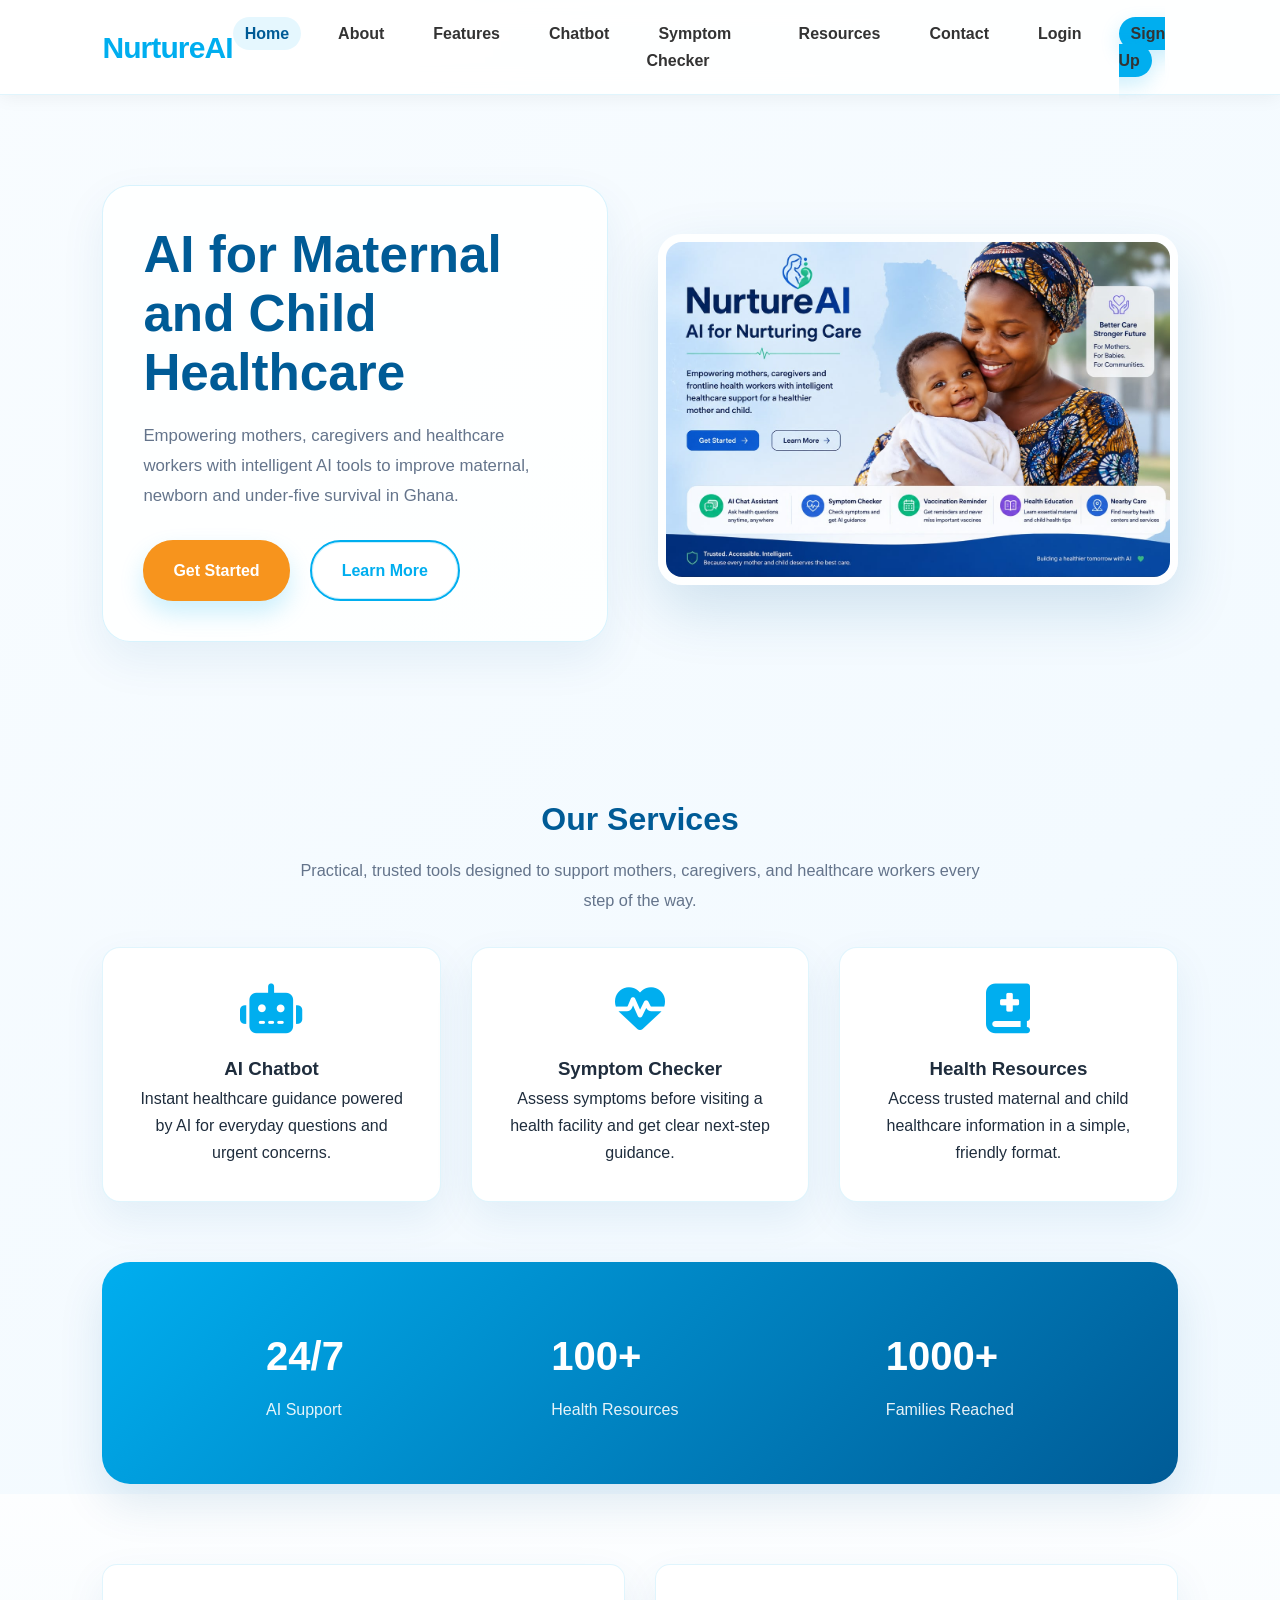
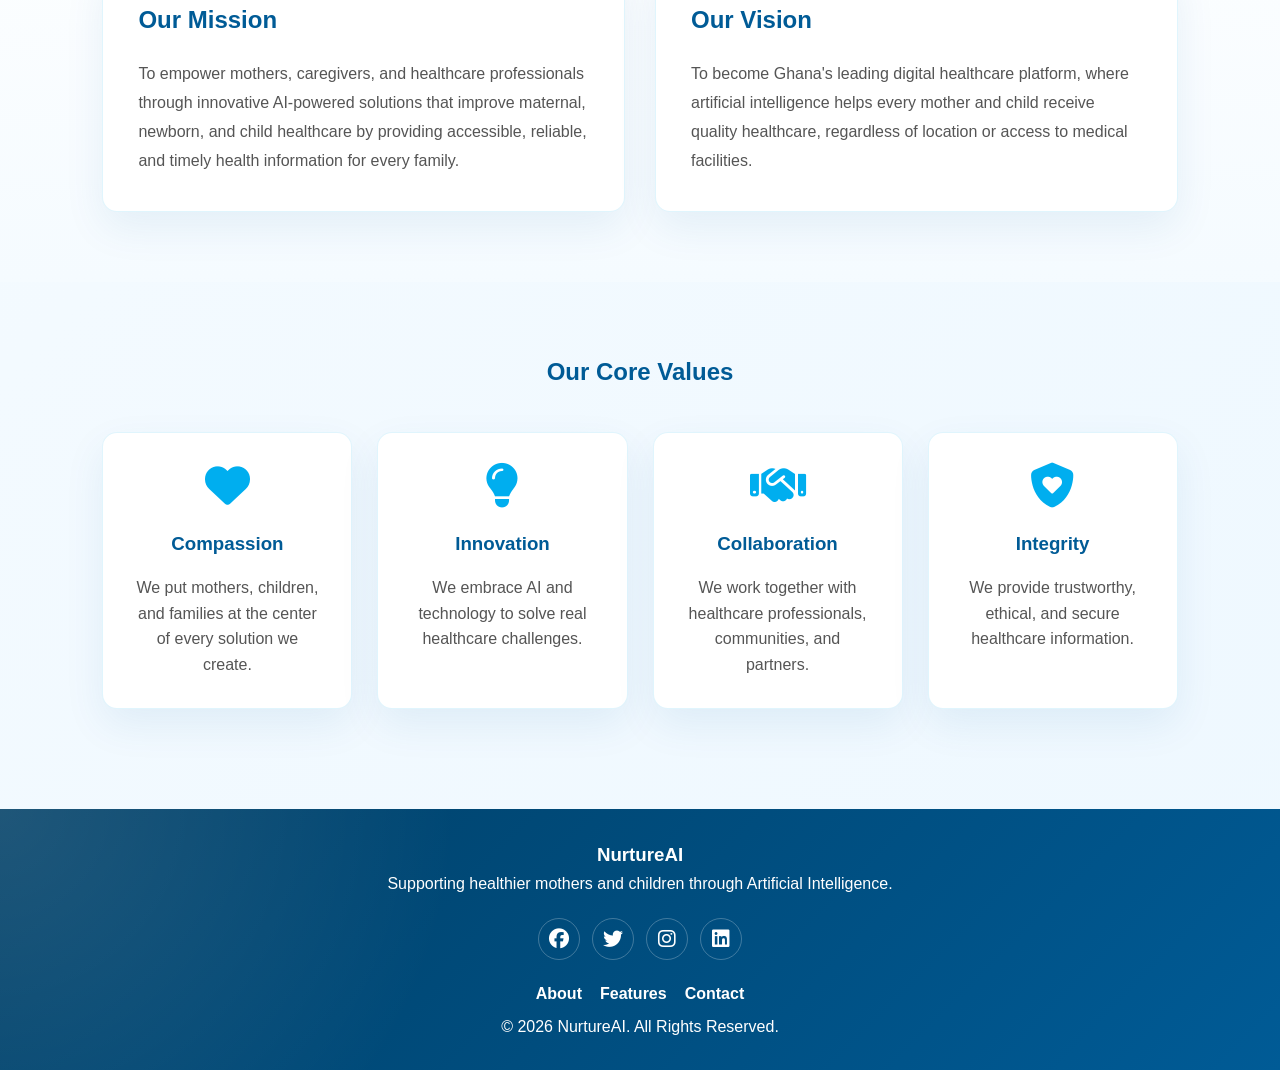
<file: index.html>
<!DOCTYPE html>
<html lang="en">

<head>
    <meta charset="UTF-8">
    <meta name="viewport" content="width=device-width, initial-scale=1.0">
    <title>NurtureAI | Home</title>

    <link rel="stylesheet" href="src/style.css">

    <link rel="stylesheet" href="https://cdnjs.cloudflare.com/ajax/libs/font-awesome/6.5.2/css/all.min.css">
</head>

<body>

    <header>
        <nav class="navbar">
            <div class="logo">NurtureAI</div>

            <button class="menu-toggle" aria-label="Toggle navigation">
                <span></span>
                <span></span>
                <span></span>
            </button>

            <ul class="nav-links">
                <li><a href="index.html" class="active">Home</a></li>
                <li><a href="pages/about.html">About</a></li>
                <li><a href="pages/features.html">Features</a></li>
                <li><a href="pages/chatbot.html">Chatbot</a></li>
                <li><a href="pages/symptom-checker.html">Symptom Checker</a></li>
                <li><a href="pages/resources.html">Resources</a></li>
                <li><a href="pages/contact.html">Contact</a></li>
                <li><a href="pages/login.html">Login</a></li>
                <li><a href="pages/signup.html" class="signup-btn">Sign Up</a></li>
            </ul>
        </nav>
    </header>

    <section class="hero">

        <div class="hero-text">

            <h1>AI for Maternal and Child Healthcare</h1>

            <p>
                Empowering mothers, caregivers and healthcare workers with intelligent
                AI tools to improve maternal, newborn and under-five survival in Ghana.
            </p>

            <div class="buttons">
                <a href="pages/signup.html" class="btn">Get Started</a>

                <a href="pages/about.html" class="btn-outline">Learn More</a>
            </div>

        </div>

        <div class="hero-image">
            <img src="images/WhatsApp Image 2026-07-20 at 6.28.37 AM.jpeg" alt="Mother and Baby">
        </div>

    </section>

    <section class="features">

        <h2>Our Services</h2>
        <p class="section-intro">Practical, trusted tools designed to support mothers, caregivers, and healthcare
            workers every step of the way.</p>

        <div class="feature-grid">

            <div class="card">
                <i class="fas fa-robot"></i>
                <h3>AI Chatbot</h3>
                <p>Instant healthcare guidance powered by AI for everyday questions and urgent concerns.</p>
            </div>

            <div class="card">
                <i class="fas fa-heartbeat"></i>
                <h3>Symptom Checker</h3>
                <p>Assess symptoms before visiting a health facility and get clear next-step guidance.</p>
            </div>

            <div class="card">
                <i class="fas fa-book-medical"></i>
                <h3>Health Resources</h3>
                <p>Access trusted maternal and child healthcare information in a simple, friendly format.</p>
            </div>

        </div>

    </section>

    <section class="statistics">

        <div class="stat">
            <h2>24/7</h2>
            <p>AI Support</p>
        </div>

        <div class="stat">
            <h2>100+</h2>
            <p>Health Resources</p>
        </div>

        <div class="stat">
            <h2>1000+</h2>
            <p>Families Reached</p>
        </div>

    </section>

    <!-- Mission, Vision & Core Values -->

    <section class="about-section">

        <div class="about-card">
            <h2>Our Mission</h2>
            <p>
                To empower mothers, caregivers, and healthcare professionals through
                innovative AI-powered solutions that improve maternal, newborn, and
                child healthcare by providing accessible, reliable, and timely health
                information for every family.
            </p>
        </div>

        <div class="about-card">
            <h2>Our Vision</h2>
            <p>
                To become Ghana's leading digital healthcare platform, where artificial
                intelligence helps every mother and child receive quality healthcare,
                regardless of location or access to medical facilities.
            </p>
        </div>

    </section>

    <section class="values">

        <h2>Our Core Values</h2>

        <div class="value-container">

            <div class="value-card">
                <i class="fas fa-heart"></i>
                <h3>Compassion</h3>
                <p>We put mothers, children, and families at the center of every solution we create.</p>
            </div>

            <div class="value-card">
                <i class="fas fa-lightbulb"></i>
                <h3>Innovation</h3>
                <p>We embrace AI and technology to solve real healthcare challenges.</p>
            </div>

            <div class="value-card">
                <i class="fas fa-handshake"></i>
                <h3>Collaboration</h3>
                <p>We work together with healthcare professionals, communities, and partners.</p>
            </div>

            <div class="value-card">
                <i class="fas fa-shield-heart"></i>
                <h3>Integrity</h3>
                <p>We provide trustworthy, ethical, and secure healthcare information.</p>
            </div>

        </div>

    </section>

    <footer>

        <h3>NurtureAI</h3>

        <p>Supporting healthier mothers and children through Artificial Intelligence.</p>

        <div class="socials">
            <a href="https://www.facebook.com/nurtureai" target="_blank" rel="noopener noreferrer" aria-label="Visit NurtureAI on Facebook"><i class="fab fa-facebook"></i></a>
            <a href="https://x.com/nurtureai" target="_blank" rel="noopener noreferrer" aria-label="Visit NurtureAI on X"><i class="fab fa-twitter"></i></a>
            <a href="https://www.instagram.com/nurtureai" target="_blank" rel="noopener noreferrer" aria-label="Visit NurtureAI on Instagram"><i class="fab fa-instagram"></i></a>
            <a href="https://www.linkedin.com/company/nurtureai" target="_blank" rel="noopener noreferrer" aria-label="Visit NurtureAI on LinkedIn"><i class="fab fa-linkedin"></i></a>
        </div>

        <div class="footer-links">
            <a href="pages/about.html">About</a>
            <a href="pages/features.html">Features</a>
            <a href="pages/contact.html">Contact</a>
        </div>

        <p>&copy; 2026 NurtureAI. All Rights Reserved.</p>

    </footer>

</body>

</html>
</file>
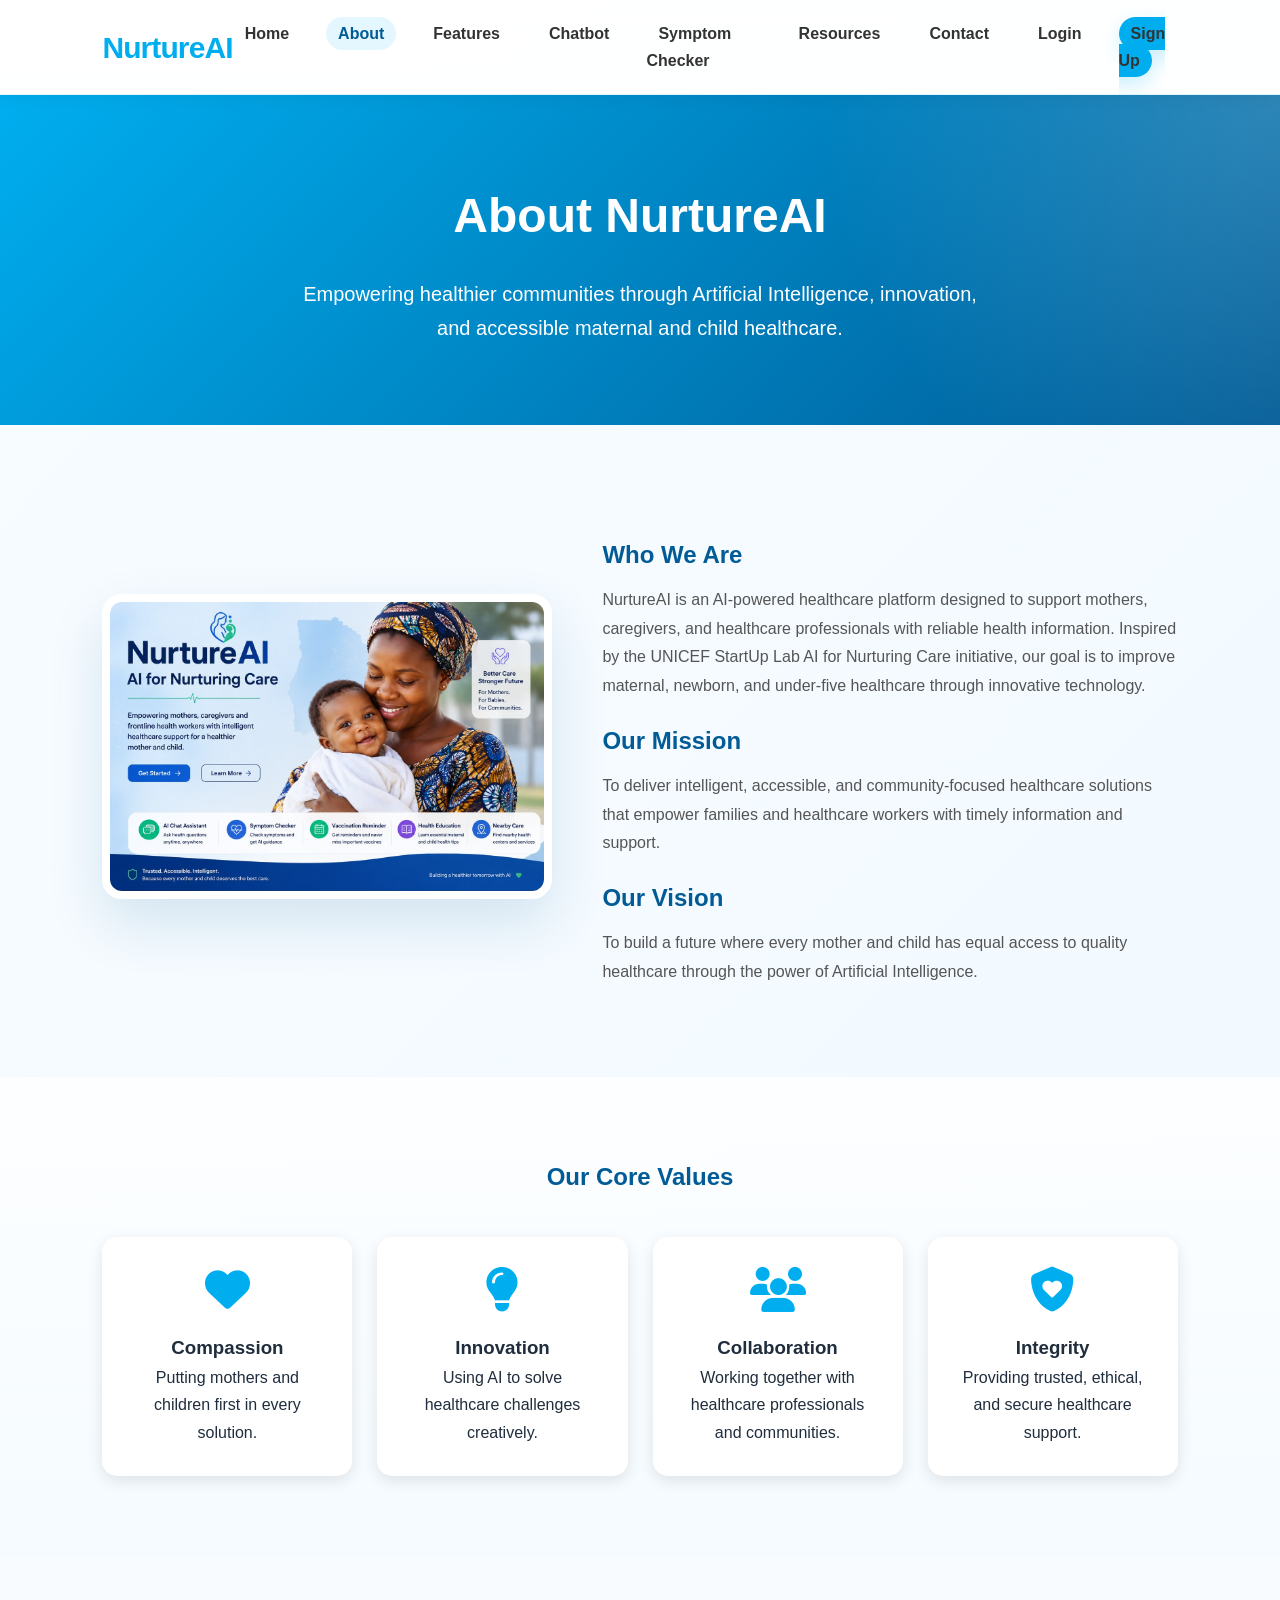
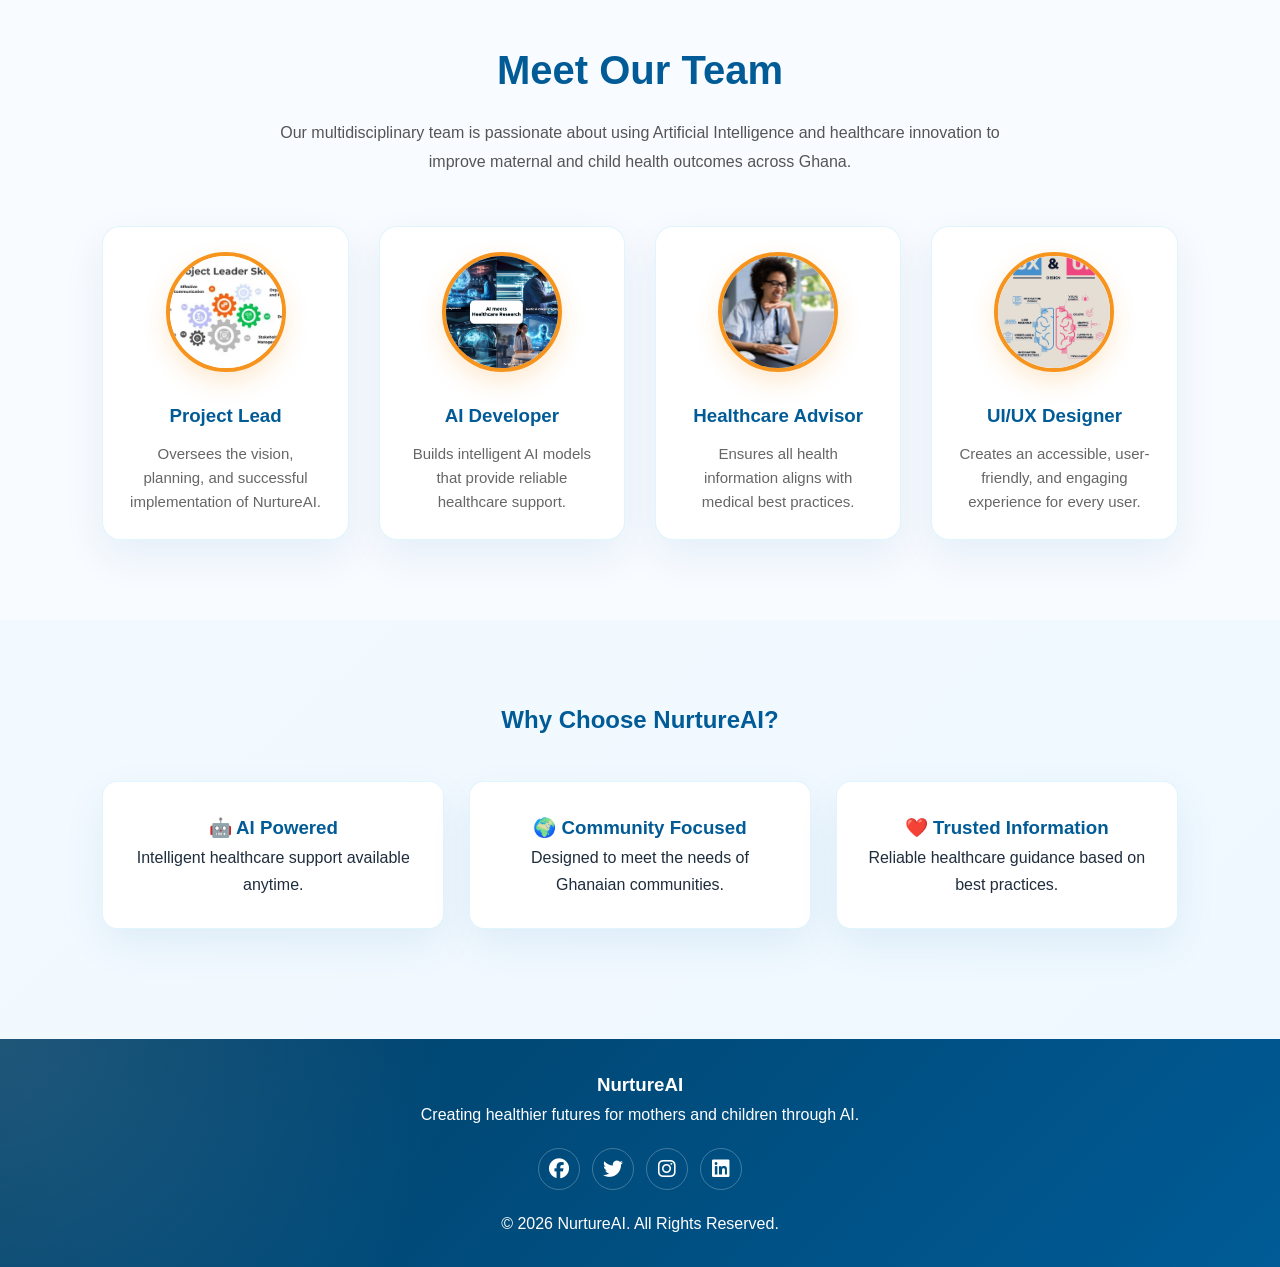
<file: pages/about.html>
<!DOCTYPE html>
<html lang="en">

<head>
    <meta charset="UTF-8">
    <meta name="viewport" content="width=device-width, initial-scale=1.0">
    <title>About Us | NurtureAI</title>

    <link rel="stylesheet" href="../src/style.css">

    <link rel="stylesheet" href="https://cdnjs.cloudflare.com/ajax/libs/font-awesome/6.5.2/css/all.min.css">
</head>

<body>

    <header>
        <nav class="navbar">
            <div class="logo">NurtureAI</div>

            <ul class="nav-links">
                <li><a href="../index.html">Home</a></li>
                <li><a href="about.html" class="active">About</a></li>
                <li><a href="features.html">Features</a></li>
                <li><a href="chatbot.html">Chatbot</a></li>
                <li><a href="symptom-checker.html">Symptom Checker</a></li>
                <li><a href="resources.html">Resources</a></li>
                <li><a href="contact.html">Contact</a></li>
                <li><a href="login.html">Login</a></li>
                <li><a href="signup.html" class="signup-btn">Sign Up</a></li>
            </ul>
        </nav>
    </header>

    <section class="page-hero">
        <h1>About NurtureAI</h1>
        <p>
            Empowering healthier communities through Artificial Intelligence,
            innovation, and accessible maternal and child healthcare.
        </p>
    </section>

    <section class="about-content">

        <div class="about-image">
            <img src="../images/WhatsApp Image 2026-07-20 at 6.28.37 AM.jpeg" alt="Mother and Child">
        </div>

        <div class="about-text">

            <h2>Who We Are</h2>

            <p>
                NurtureAI is an AI-powered healthcare platform designed to support
                mothers, caregivers, and healthcare professionals with reliable
                health information. Inspired by the UNICEF StartUp Lab AI for
                Nurturing Care initiative, our goal is to improve maternal,
                newborn, and under-five healthcare through innovative technology.
            </p>

            <h2>Our Mission</h2>

            <p>
                To deliver intelligent, accessible, and community-focused healthcare
                solutions that empower families and healthcare workers with timely
                information and support.
            </p>

            <h2>Our Vision</h2>

            <p>
                To build a future where every mother and child has equal access to
                quality healthcare through the power of Artificial Intelligence.
            </p>

        </div>

    </section>

    <section class="core-values">

        <h2>Our Core Values</h2>

        <div class="value-grid">

            <div class="value-box">
                <i class="fas fa-heart"></i>
                <h3>Compassion</h3>
                <p>Putting mothers and children first in every solution.</p>
            </div>

            <div class="value-box">
                <i class="fas fa-lightbulb"></i>
                <h3>Innovation</h3>
                <p>Using AI to solve healthcare challenges creatively.</p>
            </div>

            <div class="value-box">
                <i class="fas fa-users"></i>
                <h3>Collaboration</h3>
                <p>Working together with healthcare professionals and communities.</p>
            </div>

            <div class="value-box">
                <i class="fas fa-shield-heart"></i>
                <h3>Integrity</h3>
                <p>Providing trusted, ethical, and secure healthcare support.</p>
            </div>

        </div>

    </section>


    <!-- Meet Our Team -->

    <section class="team">

        <h2>Meet Our Team</h2>

        <p class="team-intro">
            Our multidisciplinary team is passionate about using Artificial
            Intelligence and healthcare innovation to improve maternal and child
            health outcomes across Ghana.
        </p>

        <div class="team-grid">

            <div class="team-card">
                <img src="../images/OIP.webp" alt="Project Lead">
                <h3>Project Lead</h3>
                <p>Oversees the vision, planning, and successful implementation of NurtureAI.</p>
            </div>

            <div class="team-card">
                <img src="../images/ai-meets-healthcare-research-1024x614.webp" alt="AI Developer">
                <h3>AI Developer</h3>
                <p>Builds intelligent AI models that provide reliable healthcare support.</p>
            </div>

            <div class="team-card">
                <img src="../images/1732037046231.png" alt="Healthcare Advisor">
                <h3>Healthcare Advisor</h3>
                <p>Ensures all health information aligns with medical best practices.</p>
            </div>

            <div class="team-card">
                <img src="../images/648f0022a95aac609621a626_xeN7iEhTSRufD9XyGD7Q.png" alt="UI/UX Designer">
                <h3>UI/UX Designer</h3>
                <p>Creates an accessible, user-friendly, and engaging experience for every user.</p>
            </div>

        </div>

    </section>

    <section class="why-us">

        <h2>Why Choose NurtureAI?</h2>

        <div class="why-grid">

            <div class="why-card">
                <h3>🤖 AI Powered</h3>
                <p>Intelligent healthcare support available anytime.</p>
            </div>

            <div class="why-card">
                <h3>🌍 Community Focused</h3>
                <p>Designed to meet the needs of Ghanaian communities.</p>
            </div>

            <div class="why-card">
                <h3>❤️ Trusted Information</h3>
                <p>Reliable healthcare guidance based on best practices.</p>
            </div>

        </div>

    </section>

    <footer>

        <h3>NurtureAI</h3>

        <p>
            Creating healthier futures for mothers and children through AI.
        </p>

        <div class="socials">
            <a href="https://www.facebook.com/nurtureai" target="_blank" rel="noopener noreferrer"
                aria-label="Visit NurtureAI on Facebook"><i class="fab fa-facebook"></i></a>
            <a href="https://x.com/nurtureai" target="_blank" rel="noopener noreferrer"
                aria-label="Visit NurtureAI on X"><i class="fab fa-twitter"></i></a>
            <a href="https://www.instagram.com/nurtureai" target="_blank" rel="noopener noreferrer"
                aria-label="Visit NurtureAI on Instagram"><i class="fab fa-instagram"></i></a>
            <a href="https://www.linkedin.com/company/nurtureai" target="_blank" rel="noopener noreferrer"
                aria-label="Visit NurtureAI on LinkedIn"><i class="fab fa-linkedin"></i></a>
        </div>

        <p>&copy; 2026 NurtureAI. All Rights Reserved.</p>

    </footer>

</body>

</html>
</file>
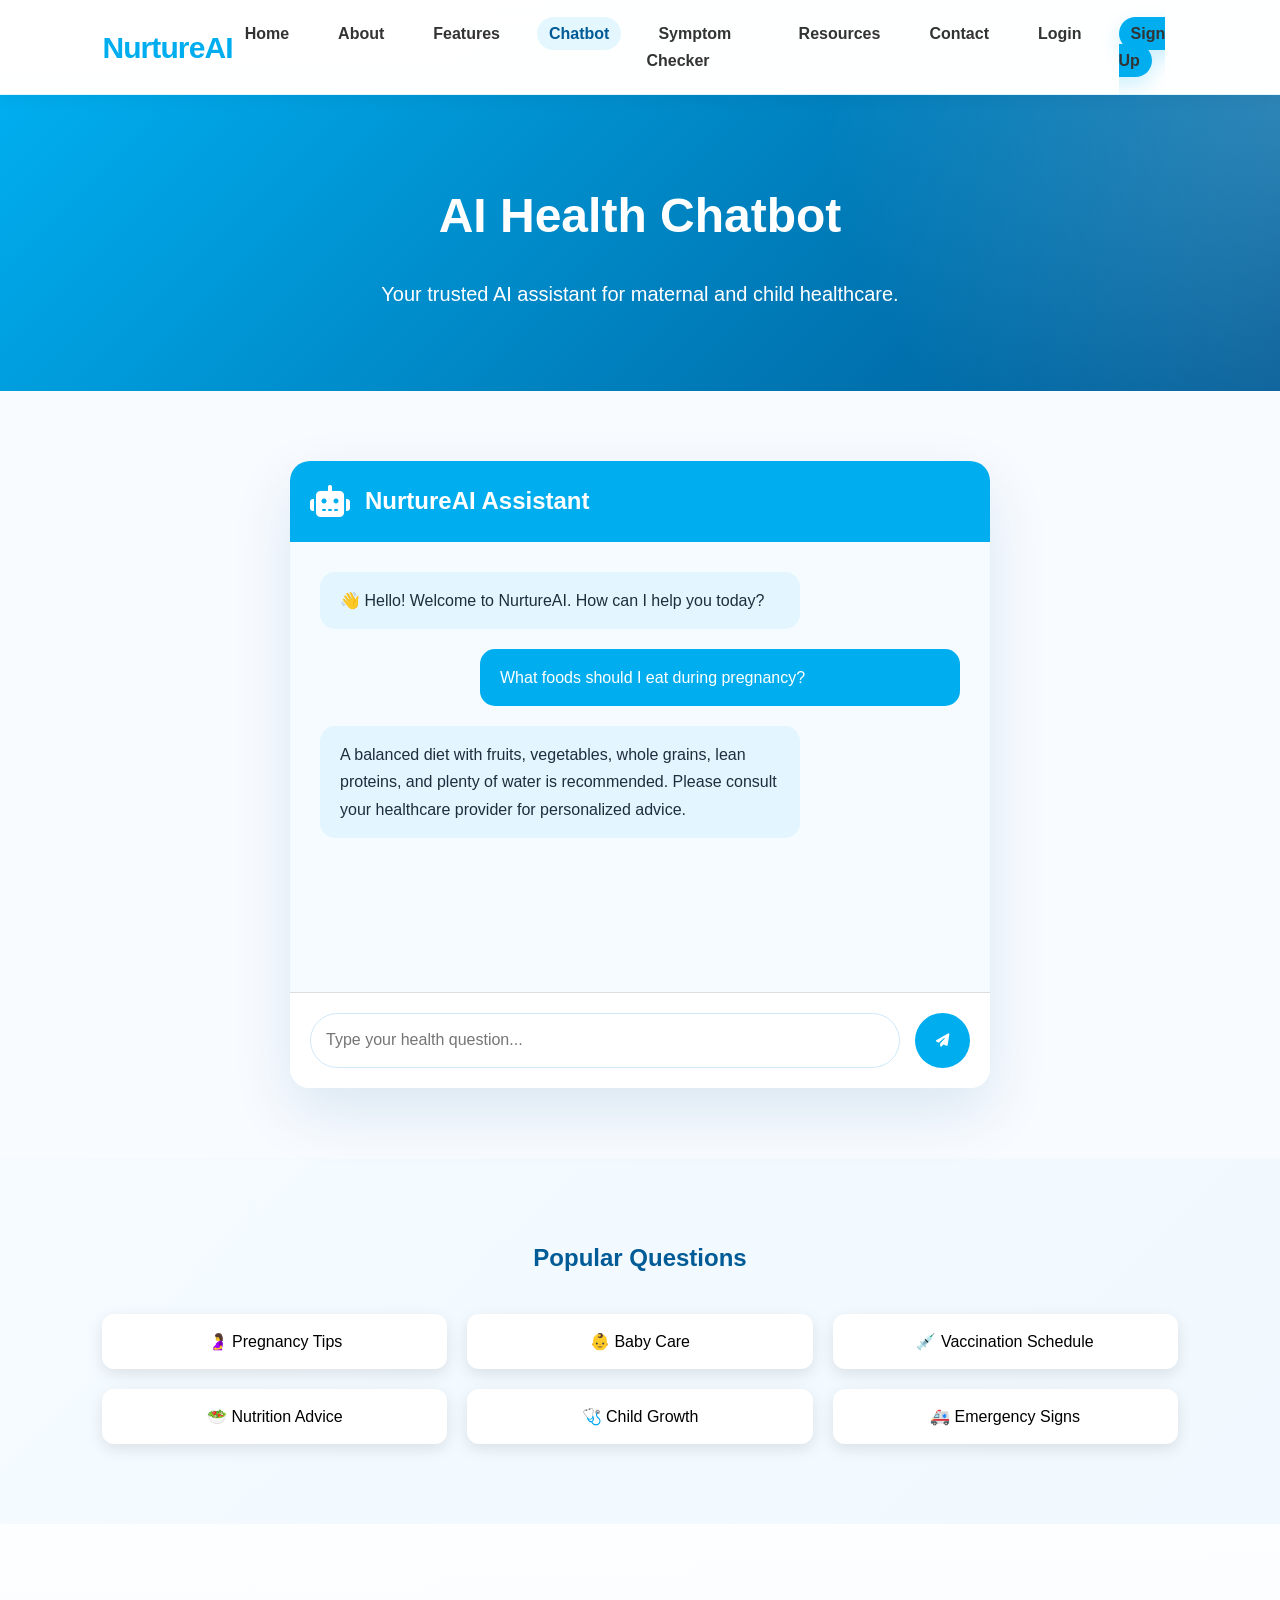
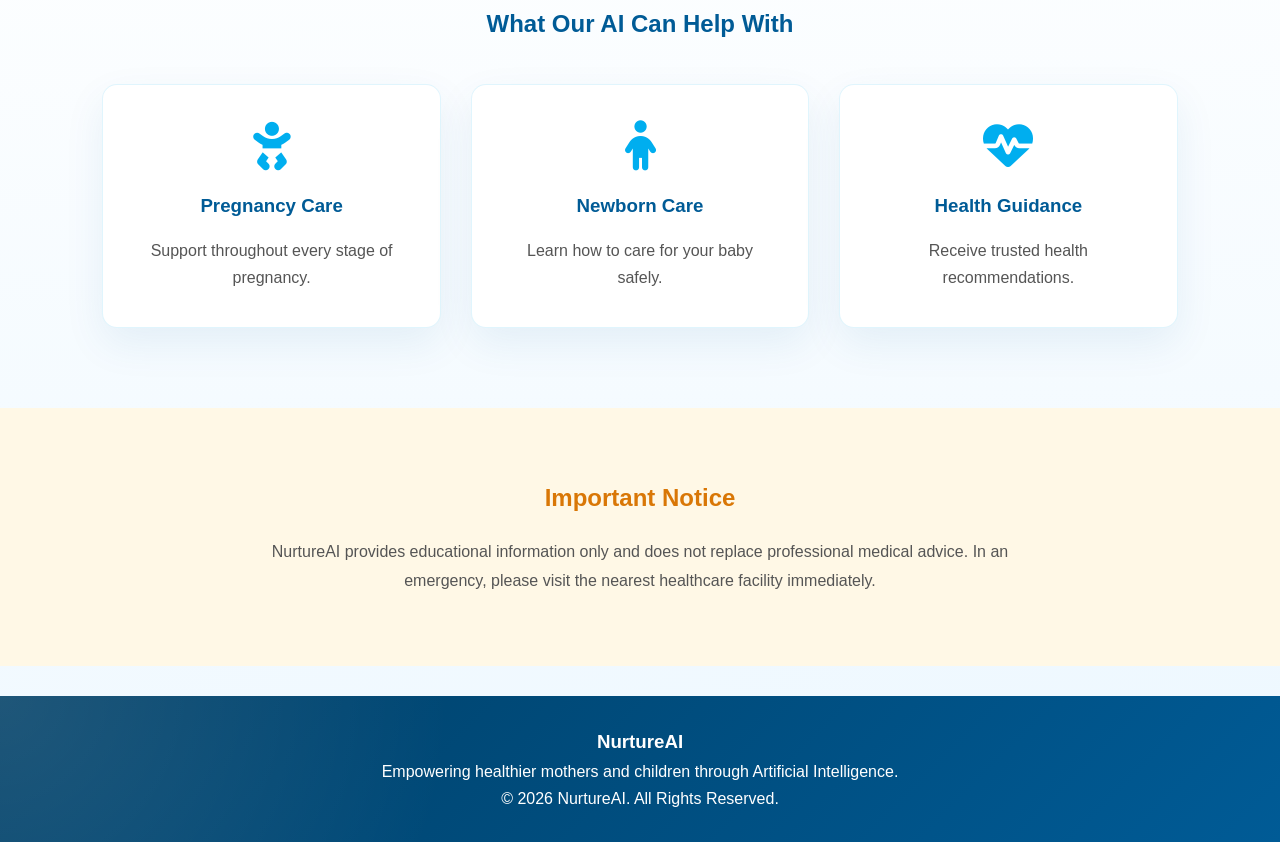
<file: pages/chatbot.html>
<!DOCTYPE html>
<html lang="en">
<head>
    <meta charset="UTF-8">
    <meta name="viewport" content="width=device-width, initial-scale=1.0">
    <title>AI Chatbot | NurtureAI</title>

    <link rel="stylesheet" href="../src/style.css">

    <link rel="stylesheet"
    href="https://cdnjs.cloudflare.com/ajax/libs/font-awesome/6.5.2/css/all.min.css">
</head>

<body>

<header>
    <nav class="navbar">
        <div class="logo">NurtureAI</div>

        <ul class="nav-links">
            <li><a href="../index.html">Home</a></li>
            <li><a href="about.html">About</a></li>
            <li><a href="features.html">Features</a></li>
            <li><a href="chatbot.html" class="active">Chatbot</a></li>
            <li><a href="symptom-checker.html">Symptom Checker</a></li>
            <li><a href="resources.html">Resources</a></li>
            <li><a href="contact.html">Contact</a></li>
            <li><a href="login.html">Login</a></li>
            <li><a href="signup.html" class="signup-btn">Sign Up</a></li>
        </ul>
    </nav>
</header>

<section class="page-hero">
    <h1>AI Health Chatbot</h1>
    <p>Your trusted AI assistant for maternal and child healthcare.</p>
</section>

<section class="chatbot-section">

    <div class="chat-container">

        <div class="chat-header">
            <i class="fas fa-robot"></i>
            <h2>NurtureAI Assistant</h2>
        </div>

        <div class="chat-box">

            <div class="bot-message">
                👋 Hello! Welcome to NurtureAI. How can I help you today?
            </div>

            <div class="user-message">
                What foods should I eat during pregnancy?
            </div>

            <div class="bot-message">
                A balanced diet with fruits, vegetables, whole grains, lean proteins, and plenty of water is recommended. Please consult your healthcare provider for personalized advice.
            </div>

        </div>

        <div class="chat-input">

            <input type="text" placeholder="Type your health question...">

            <button>
                <i class="fas fa-paper-plane"></i>
            </button>

        </div>

    </div>

</section>

<section class="quick-questions">

<h2>Popular Questions</h2>

<div class="question-grid">

<button>🤰 Pregnancy Tips</button>

<button>👶 Baby Care</button>

<button>💉 Vaccination Schedule</button>

<button>🥗 Nutrition Advice</button>

<button>🩺 Child Growth</button>

<button>🚑 Emergency Signs</button>

</div>

</section>

<section class="chat-services">

<h2>What Our AI Can Help With</h2>

<div class="service-grid">

<div class="service-card">
<i class="fas fa-baby"></i>
<h3>Pregnancy Care</h3>
<p>Support throughout every stage of pregnancy.</p>
</div>

<div class="service-card">
<i class="fas fa-child"></i>
<h3>Newborn Care</h3>
<p>Learn how to care for your baby safely.</p>
</div>

<div class="service-card">
<i class="fas fa-heartbeat"></i>
<h3>Health Guidance</h3>
<p>Receive trusted health recommendations.</p>
</div>

</div>

</section>

<section class="disclaimer">

<h2>Important Notice</h2>

<p>
NurtureAI provides educational information only and does not replace
professional medical advice. In an emergency, please visit the nearest
healthcare facility immediately.
</p>

</section>

<footer>

<h3>NurtureAI</h3>

<p>Empowering healthier mothers and children through Artificial Intelligence.</p>

<p>&copy; 2026 NurtureAI. All Rights Reserved.</p>

</footer>

</body>
</html>
</file>
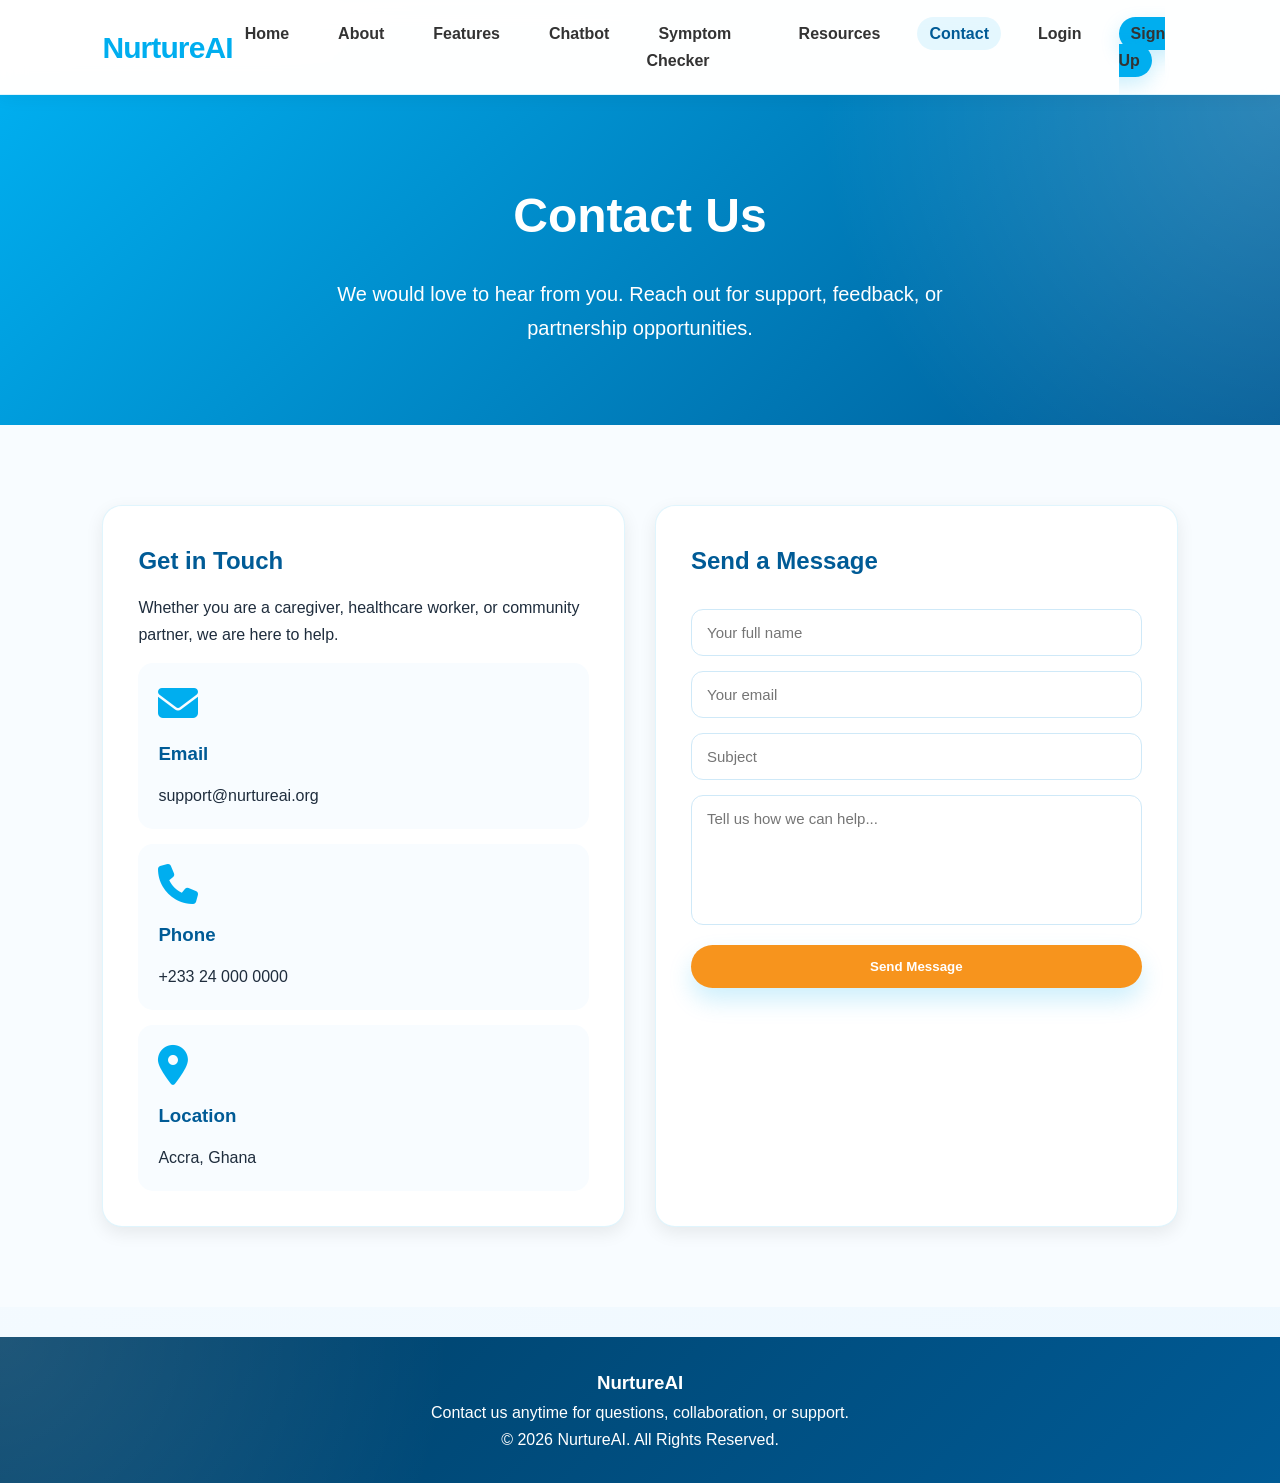
<file: pages/contact.html>
<!DOCTYPE html>
<html lang="en">
<head>
    <meta charset="UTF-8">
    <meta name="viewport" content="width=device-width, initial-scale=1.0">
    <title>Contact | NurtureAI</title>

    <link rel="stylesheet" href="../src/style.css">
    <link rel="stylesheet"
    href="https://cdnjs.cloudflare.com/ajax/libs/font-awesome/6.5.2/css/all.min.css">
</head>
<body>

<header>
    <nav class="navbar">
        <div class="logo">NurtureAI</div>

        <ul class="nav-links">
            <li><a href="../index.html">Home</a></li>
            <li><a href="about.html">About</a></li>
            <li><a href="features.html">Features</a></li>
            <li><a href="chatbot.html">Chatbot</a></li>
            <li><a href="symptom-checker.html">Symptom Checker</a></li>
            <li><a href="resources.html">Resources</a></li>
            <li><a href="contact.html" class="active">Contact</a></li>
            <li><a href="login.html">Login</a></li>
            <li><a href="signup.html" class="signup-btn">Sign Up</a></li>
        </ul>
    </nav>
</header>

<section class="page-hero">
    <h1>Contact Us</h1>
    <p>We would love to hear from you. Reach out for support, feedback, or partnership opportunities.</p>
</section>

<section class="contact-section">
    <div class="contact-grid">
        <div class="contact-info">
            <h2>Get in Touch</h2>
            <p>Whether you are a caregiver, healthcare worker, or community partner, we are here to help.</p>

            <div class="contact-card">
                <i class="fas fa-envelope"></i>
                <h3>Email</h3>
                <p>support@nurtureai.org</p>
            </div>

            <div class="contact-card">
                <i class="fas fa-phone"></i>
                <h3>Phone</h3>
                <p>+233 24 000 0000</p>
            </div>

            <div class="contact-card">
                <i class="fas fa-map-marker-alt"></i>
                <h3>Location</h3>
                <p>Accra, Ghana</p>
            </div>
        </div>

        <form class="contact-form">
            <h2>Send a Message</h2>
            <input type="text" placeholder="Your full name" required>
            <input type="email" placeholder="Your email" required>
            <input type="text" placeholder="Subject">
            <textarea placeholder="Tell us how we can help..."></textarea>
            <button type="submit" class="btn">Send Message</button>
        </form>
    </div>
</section>

<footer>
    <h3>NurtureAI</h3>
    <p>Contact us anytime for questions, collaboration, or support.</p>
    <p>&copy; 2026 NurtureAI. All Rights Reserved.</p>
</footer>

</body>
</html>
</file>
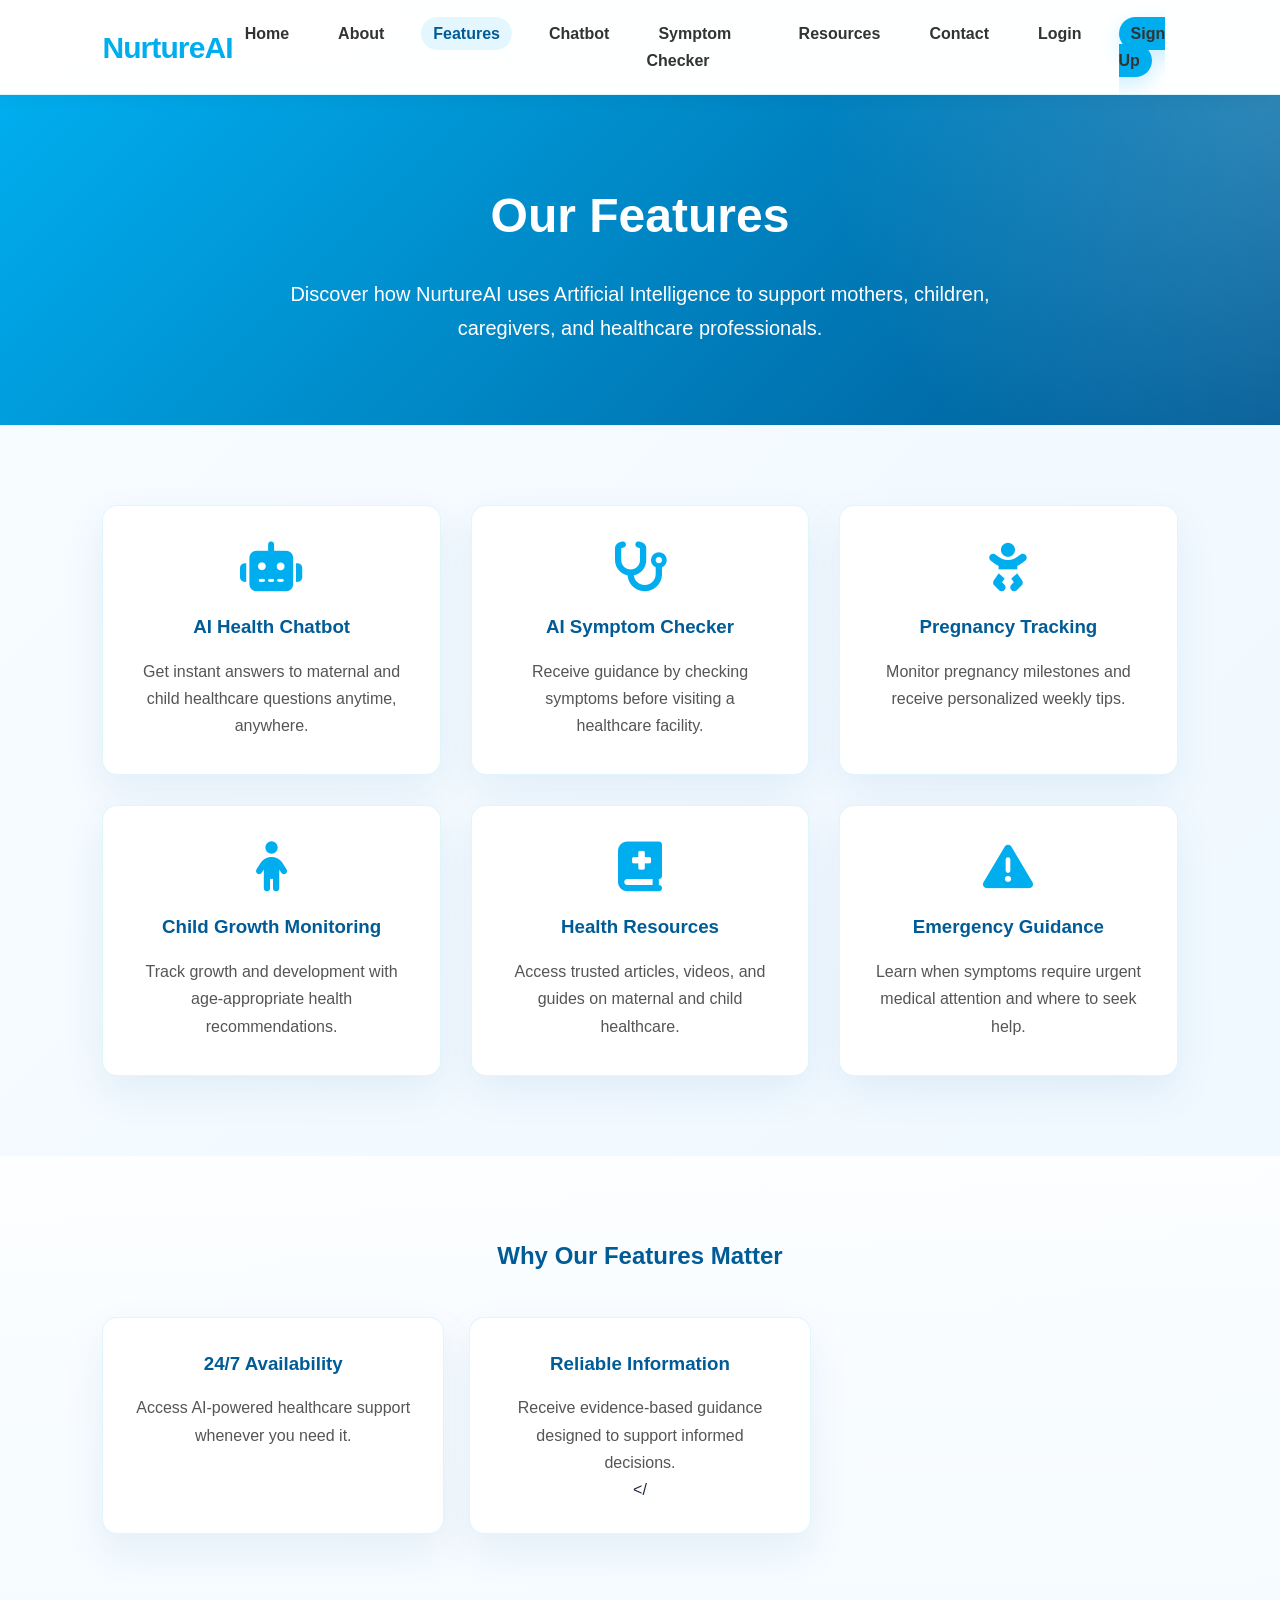
<file: pages/features.html>
<!DOCTYPE html>
<html lang="en">
<head>
    <meta charset="UTF-8">
    <meta name="viewport" content="width=device-width, initial-scale=1.0">
    <title>Features | NurtureAI</title>

    <link rel="stylesheet" href="../src/style.css">

    <link rel="stylesheet"
    href="https://cdnjs.cloudflare.com/ajax/libs/font-awesome/6.5.2/css/all.min.css">
</head>
<body>

<header>
    <nav class="navbar">
        <div class="logo">NurtureAI</div>

        <ul class="nav-links">
            <li><a href="../index.html">Home</a></li>
            <li><a href="about.html">About</a></li>
            <li><a href="features.html" class="active">Features</a></li>
            <li><a href="chatbot.html">Chatbot</a></li>
            <li><a href="symptom-checker.html">Symptom Checker</a></li>
            <li><a href="resources.html">Resources</a></li>
            <li><a href="contact.html">Contact</a></li>
            <li><a href="login.html">Login</a></li>
            <li><a href="signup.html" class="signup-btn">Sign Up</a></li>
        </ul>
    </nav>
</header>

<section class="page-hero">
    <h1>Our Features</h1>
    <p>
        Discover how NurtureAI uses Artificial Intelligence to support mothers,
        children, caregivers, and healthcare professionals.
    </p>
</section>

<section class="feature-page">

    <div class="feature-card">
        <i class="fas fa-robot"></i>
        <h3>AI Health Chatbot</h3>
        <p>Get instant answers to maternal and child healthcare questions anytime, anywhere.</p>
    </div>

    <div class="feature-card">
        <i class="fas fa-stethoscope"></i>
        <h3>AI Symptom Checker</h3>
        <p>Receive guidance by checking symptoms before visiting a healthcare facility.</p>
    </div>

    <div class="feature-card">
        <i class="fas fa-baby"></i>
        <h3>Pregnancy Tracking</h3>
        <p>Monitor pregnancy milestones and receive personalized weekly tips.</p>
    </div>

    <div class="feature-card">
        <i class="fas fa-child"></i>
        <h3>Child Growth Monitoring</h3>
        <p>Track growth and development with age-appropriate health recommendations.</p>
    </div>

    <div class="feature-card">
        <i class="fas fa-book-medical"></i>
        <h3>Health Resources</h3>
        <p>Access trusted articles, videos, and guides on maternal and child healthcare.</p>
    </div>

    <div class="feature-card">
        <i class="fas fa-triangle-exclamation"></i>
        <h3>Emergency Guidance</h3>
        <p>Learn when symptoms require urgent medical attention and where to seek help.</p>
    </div>

</section>

<section class="feature-benefits">

<h2>Why Our Features Matter</h2>

<div class="benefit-grid">

<div class="benefit-box">
<h3>24/7 Availability</h3>
<p>Access AI-powered healthcare support whenever you need it.</p>
</div>

<div class="benefit-box">
<h3>Reliable Information</h3>
<p>Receive evidence-based guidance designed to support informed decisions.</p>
</
</file>
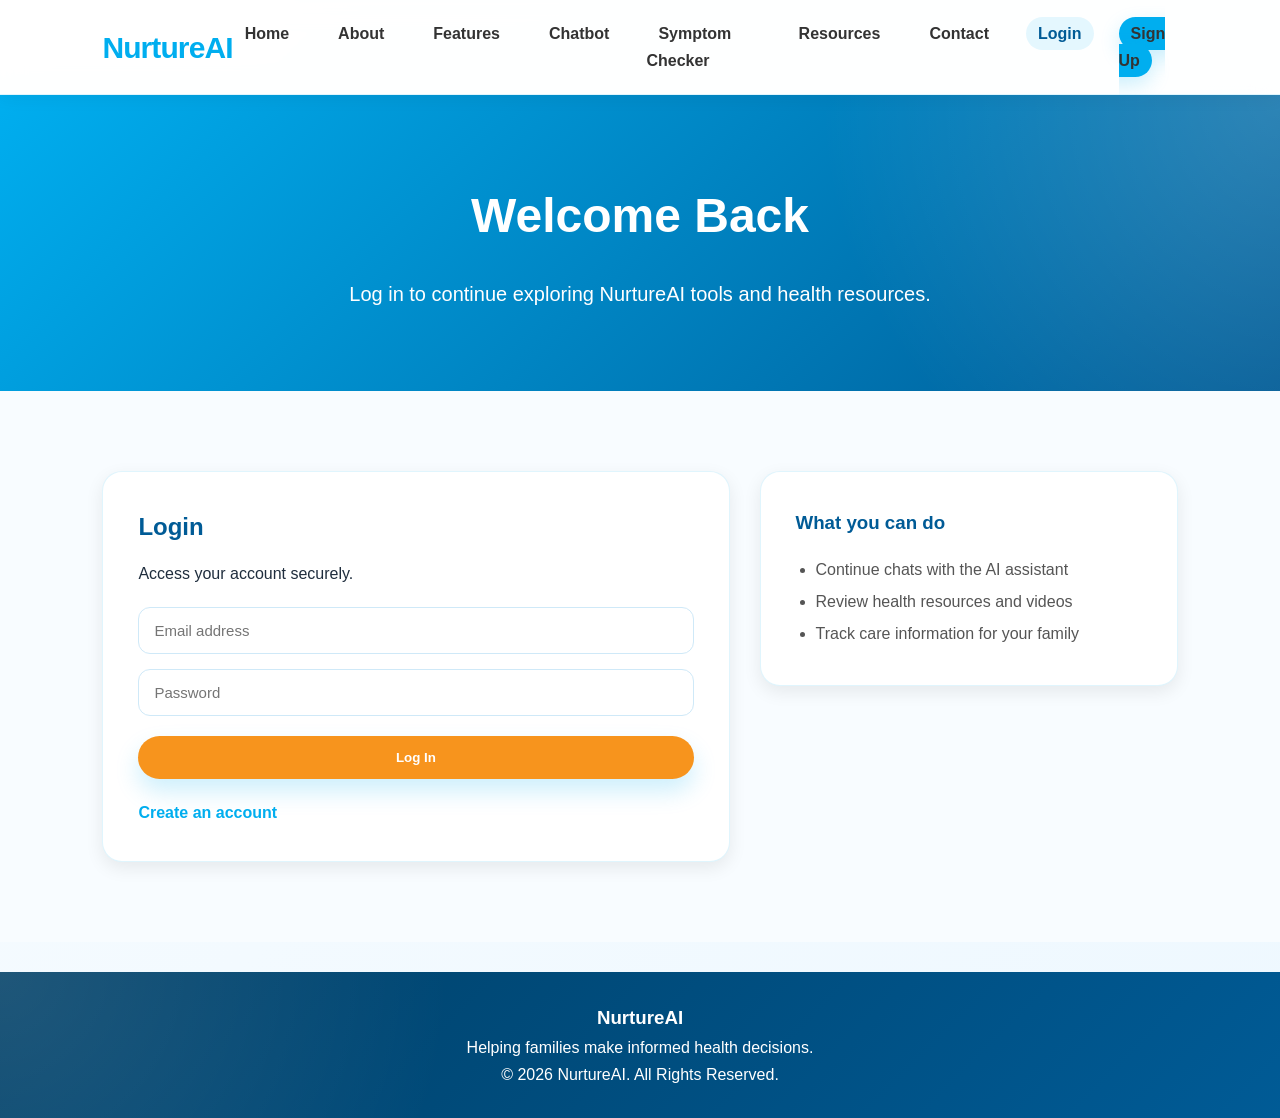
<file: pages/login.html>
<!DOCTYPE html>
<html lang="en">
<head>
    <meta charset="UTF-8">
    <meta name="viewport" content="width=device-width, initial-scale=1.0">
    <title>Login | NurtureAI</title>

    <link rel="stylesheet" href="../src/style.css">
    <link rel="stylesheet"
    href="https://cdnjs.cloudflare.com/ajax/libs/font-awesome/6.5.2/css/all.min.css">
</head>
<body>

<header>
    <nav class="navbar">
        <div class="logo">NurtureAI</div>

        <ul class="nav-links">
            <li><a href="../index.html">Home</a></li>
            <li><a href="about.html">About</a></li>
            <li><a href="features.html">Features</a></li>
            <li><a href="chatbot.html">Chatbot</a></li>
            <li><a href="symptom-checker.html">Symptom Checker</a></li>
            <li><a href="resources.html">Resources</a></li>
            <li><a href="contact.html">Contact</a></li>
            <li><a href="login.html" class="active">Login</a></li>
            <li><a href="signup.html" class="signup-btn">Sign Up</a></li>
        </ul>
    </nav>
</header>

<section class="page-hero">
    <h1>Welcome Back</h1>
    <p>Log in to continue exploring NurtureAI tools and health resources.</p>
</section>

<section class="auth-section">
    <div class="auth-card">
        <h2>Login</h2>
        <p>Access your account securely.</p>

        <form class="auth-form">
            <input type="email" placeholder="Email address" required>
            <input type="password" placeholder="Password" required>
            <button type="submit" class="btn">Log In</button>
        </form>

        <p class="auth-links"><a href="signup.html">Create an account</a></p>
    </div>

    <div class="auth-benefits">
        <h3>What you can do</h3>
        <ul>
            <li>Continue chats with the AI assistant</li>
            <li>Review health resources and videos</li>
            <li>Track care information for your family</li>
        </ul>
    </div>
</section>

<footer>
    <h3>NurtureAI</h3>
    <p>Helping families make informed health decisions.</p>
    <p>&copy; 2026 NurtureAI. All Rights Reserved.</p>
</footer>

</body>
</html>
</file>
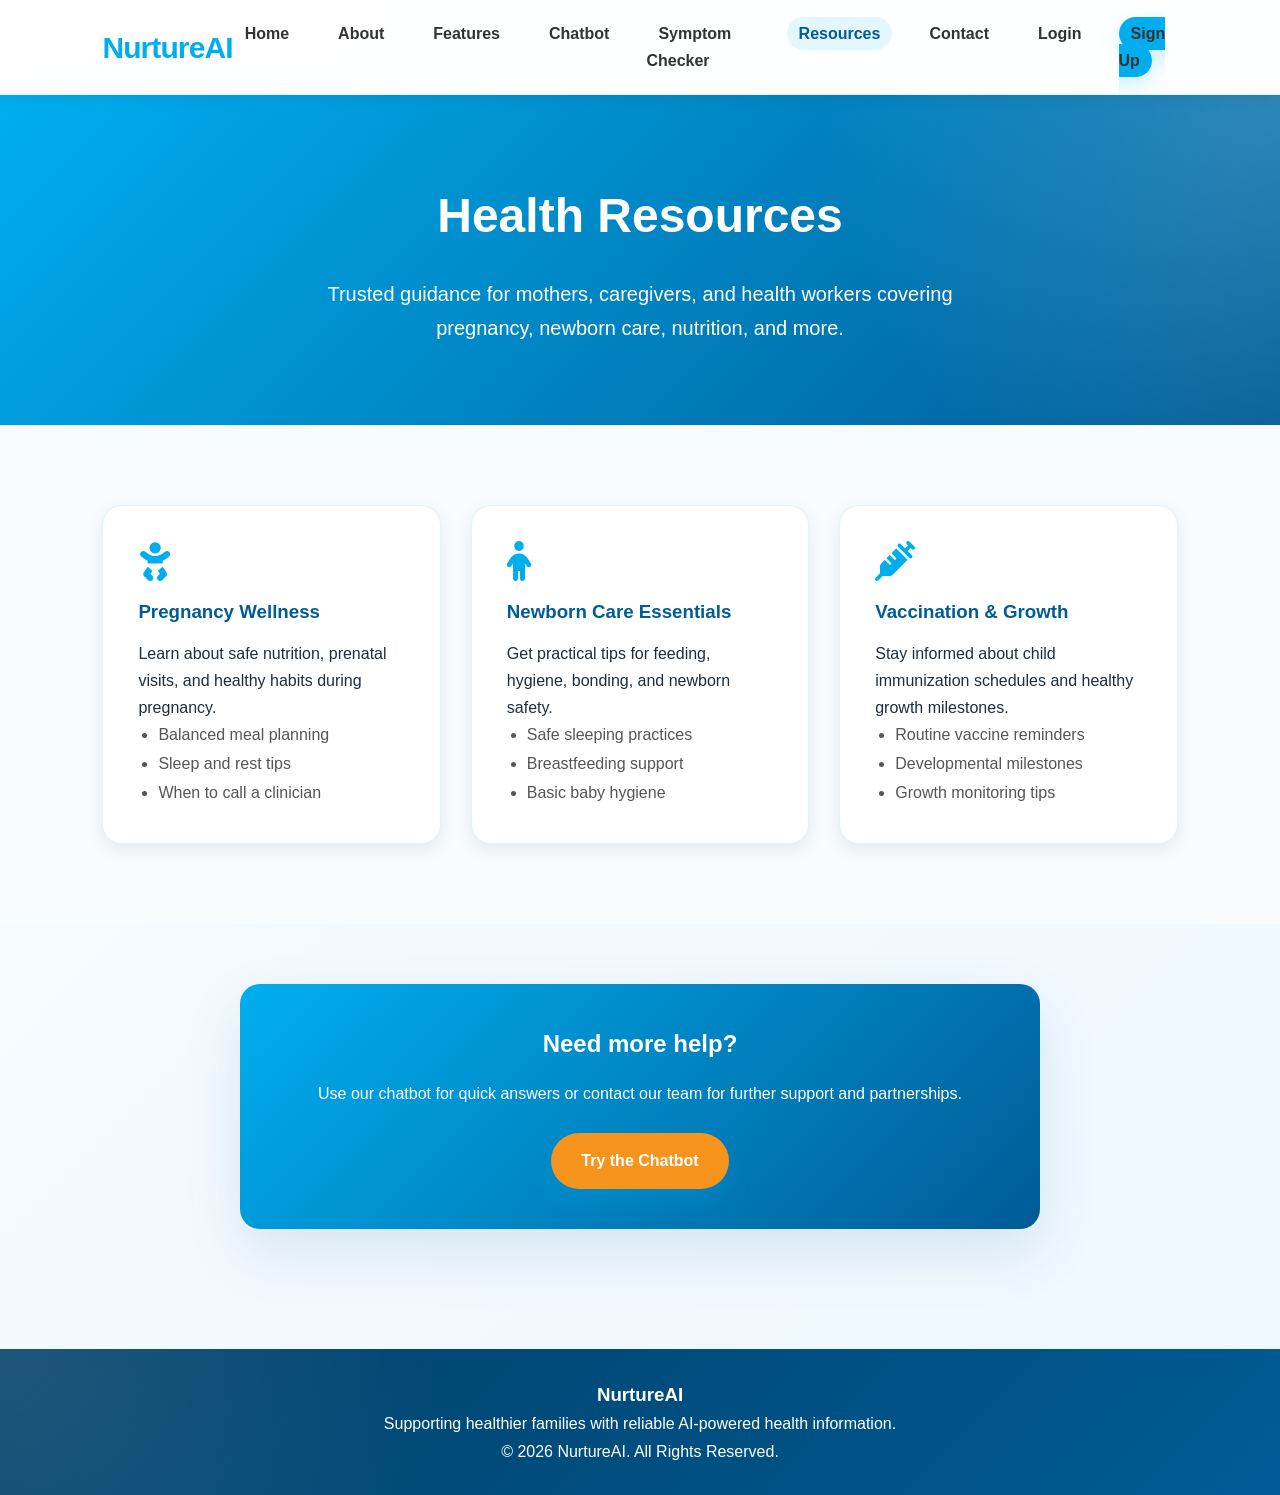
<file: pages/resources.html>
<!DOCTYPE html>
<html lang="en">
<head>
    <meta charset="UTF-8">
    <meta name="viewport" content="width=device-width, initial-scale=1.0">
    <title>Resources | NurtureAI</title>

    <link rel="stylesheet" href="../src/style.css">

    <link rel="stylesheet"
    href="https://cdnjs.cloudflare.com/ajax/libs/font-awesome/6.5.2/css/all.min.css">
</head>
<body>

<header>
    <nav class="navbar">
        <div class="logo">NurtureAI</div>

        <ul class="nav-links">
            <li><a href="../index.html">Home</a></li>
            <li><a href="about.html">About</a></li>
            <li><a href="features.html">Features</a></li>
            <li><a href="chatbot.html">Chatbot</a></li>
            <li><a href="symptom-checker.html">Symptom Checker</a></li>
            <li><a href="resources.html" class="active">Resources</a></li>
            <li><a href="contact.html">Contact</a></li>
            <li><a href="login.html">Login</a></li>
            <li><a href="signup.html" class="signup-btn">Sign Up</a></li>
        </ul>
    </nav>
</header>

<section class="page-hero">
    <h1>Health Resources</h1>
    <p>Trusted guidance for mothers, caregivers, and health workers covering pregnancy, newborn care, nutrition, and more.</p>
</section>

<section class="resource-section">
    <div class="resource-grid">
        <article class="resource-card">
            <i class="fas fa-baby"></i>
            <h3>Pregnancy Wellness</h3>
            <p>Learn about safe nutrition, prenatal visits, and healthy habits during pregnancy.</p>
            <ul class="resource-list">
                <li>Balanced meal planning</li>
                <li>Sleep and rest tips</li>
                <li>When to call a clinician</li>
            </ul>
        </article>

        <article class="resource-card">
            <i class="fas fa-child"></i>
            <h3>Newborn Care Essentials</h3>
            <p>Get practical tips for feeding, hygiene, bonding, and newborn safety.</p>
            <ul class="resource-list">
                <li>Safe sleeping practices</li>
                <li>Breastfeeding support</li>
                <li>Basic baby hygiene</li>
            </ul>
        </article>

        <article class="resource-card">
            <i class="fas fa-syringe"></i>
            <h3>Vaccination & Growth</h3>
            <p>Stay informed about child immunization schedules and healthy growth milestones.</p>
            <ul class="resource-list">
                <li>Routine vaccine reminders</li>
                <li>Developmental milestones</li>
                <li>Growth monitoring tips</li>
            </ul>
        </article>
    </div>
</section>

<section class="resource-cta">
    <div class="cta-box">
        <h2>Need more help?</h2>
        <p>Use our chatbot for quick answers or contact our team for further support and partnerships.</p>
        <a href="chatbot.html" class="btn">Try the Chatbot</a>
    </div>
</section>

<footer>
    <h3>NurtureAI</h3>
    <p>Supporting healthier families with reliable AI-powered health information.</p>
    <p>&copy; 2026 NurtureAI. All Rights Reserved.</p>
</footer>

</body>
</html>
</file>
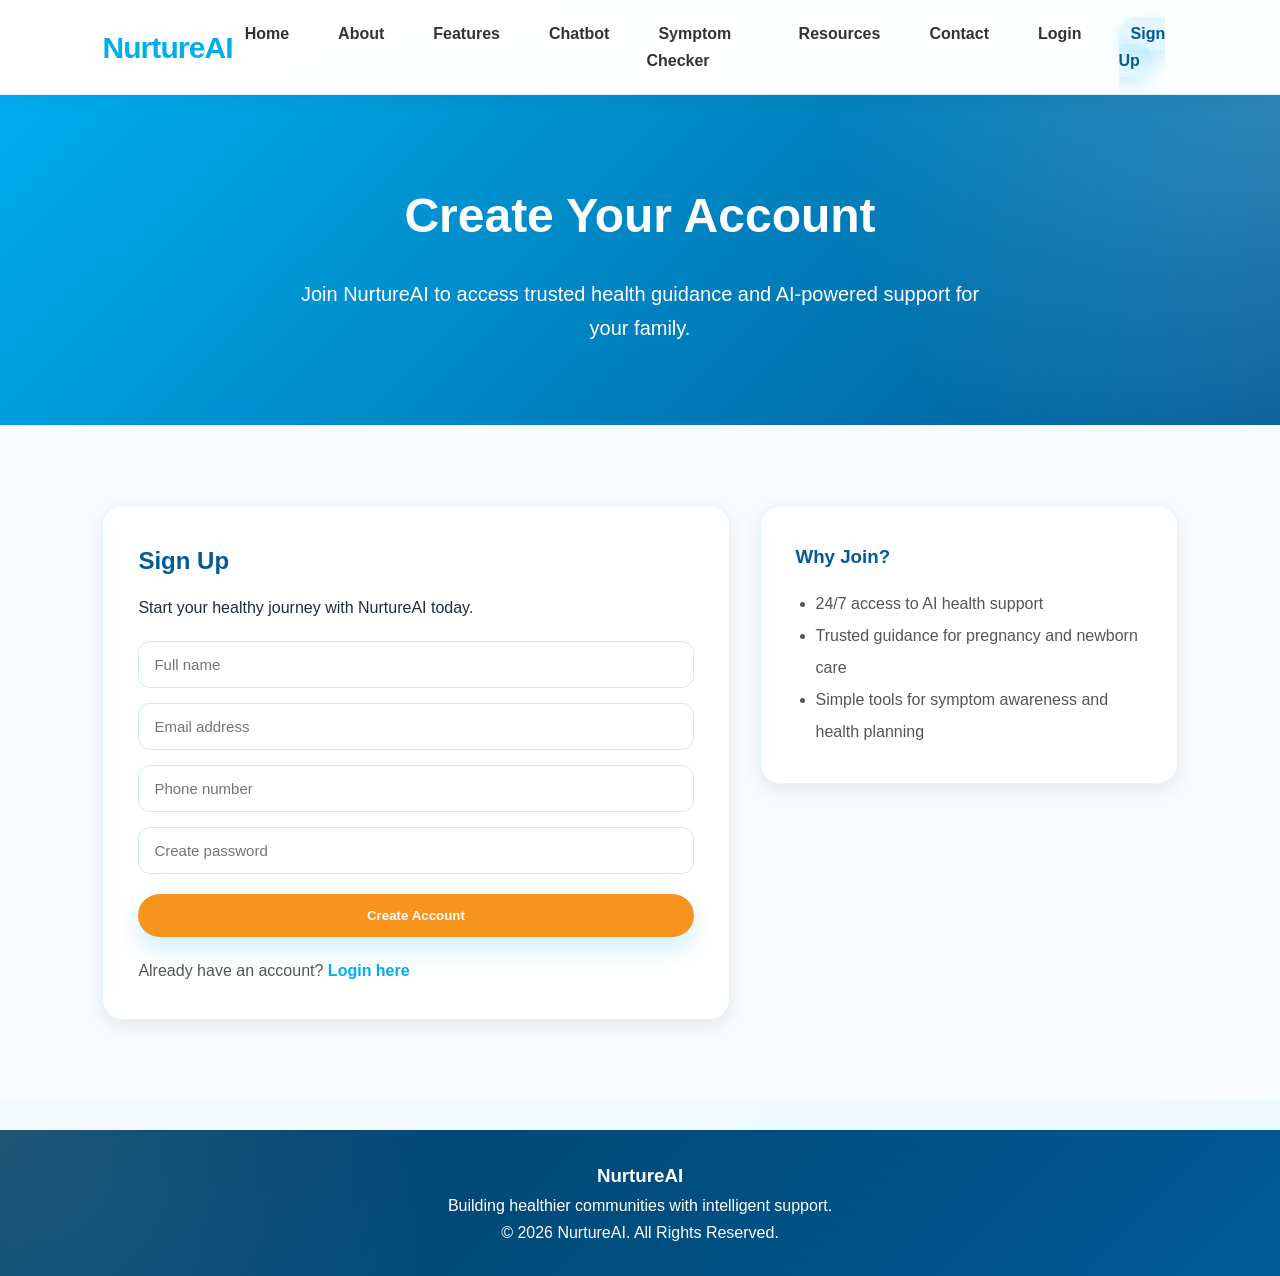
<file: pages/signup.html>
<!DOCTYPE html>
<html lang="en">
<head>
    <meta charset="UTF-8">
    <meta name="viewport" content="width=device-width, initial-scale=1.0">
    <title>Sign Up | NurtureAI</title>

    <link rel="stylesheet" href="../src/style.css">
    <link rel="stylesheet"
    href="https://cdnjs.cloudflare.com/ajax/libs/font-awesome/6.5.2/css/all.min.css">
</head>
<body>

<header>
    <nav class="navbar">
        <div class="logo">NurtureAI</div>

        <ul class="nav-links">
            <li><a href="../index.html">Home</a></li>
            <li><a href="about.html">About</a></li>
            <li><a href="features.html">Features</a></li>
            <li><a href="chatbot.html">Chatbot</a></li>
            <li><a href="symptom-checker.html">Symptom Checker</a></li>
            <li><a href="resources.html">Resources</a></li>
            <li><a href="contact.html">Contact</a></li>
            <li><a href="login.html">Login</a></li>
            <li><a href="signup.html" class="signup-btn active">Sign Up</a></li>
        </ul>
    </nav>
</header>

<section class="page-hero">
    <h1>Create Your Account</h1>
    <p>Join NurtureAI to access trusted health guidance and AI-powered support for your family.</p>
</section>

<section class="auth-section">
    <div class="auth-card">
        <h2>Sign Up</h2>
        <p>Start your healthy journey with NurtureAI today.</p>

        <form class="auth-form">
            <input type="text" placeholder="Full name" required>
            <input type="email" placeholder="Email address" required>
            <input type="tel" placeholder="Phone number">
            <input type="password" placeholder="Create password" required>
            <button type="submit" class="btn">Create Account</button>
        </form>

        <p class="auth-links">Already have an account? <a href="login.html">Login here</a></p>
    </div>

    <div class="auth-benefits">
        <h3>Why Join?</h3>
        <ul>
            <li>24/7 access to AI health support</li>
            <li>Trusted guidance for pregnancy and newborn care</li>
            <li>Simple tools for symptom awareness and health planning</li>
        </ul>
    </div>
</section>

<footer>
    <h3>NurtureAI</h3>
    <p>Building healthier communities with intelligent support.</p>
    <p>&copy; 2026 NurtureAI. All Rights Reserved.</p>
</footer>

</body>
</html>
</file>
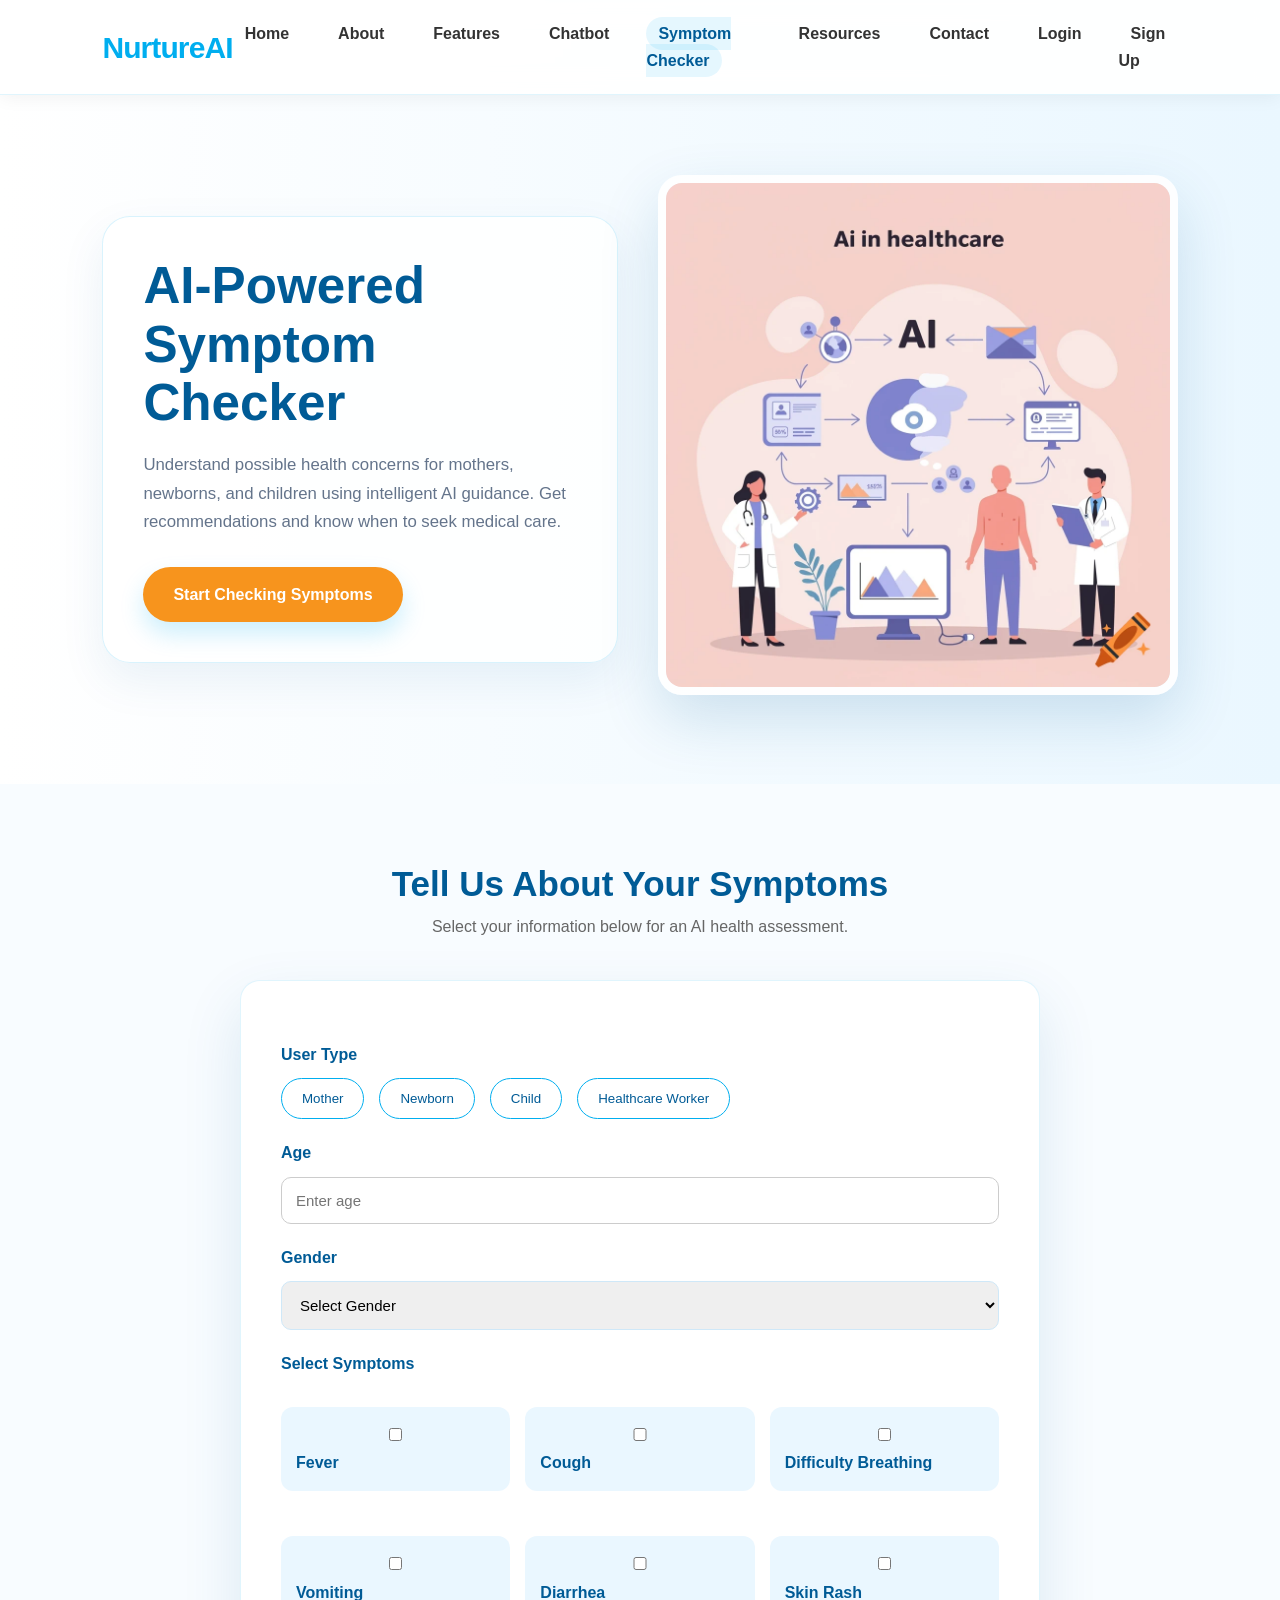
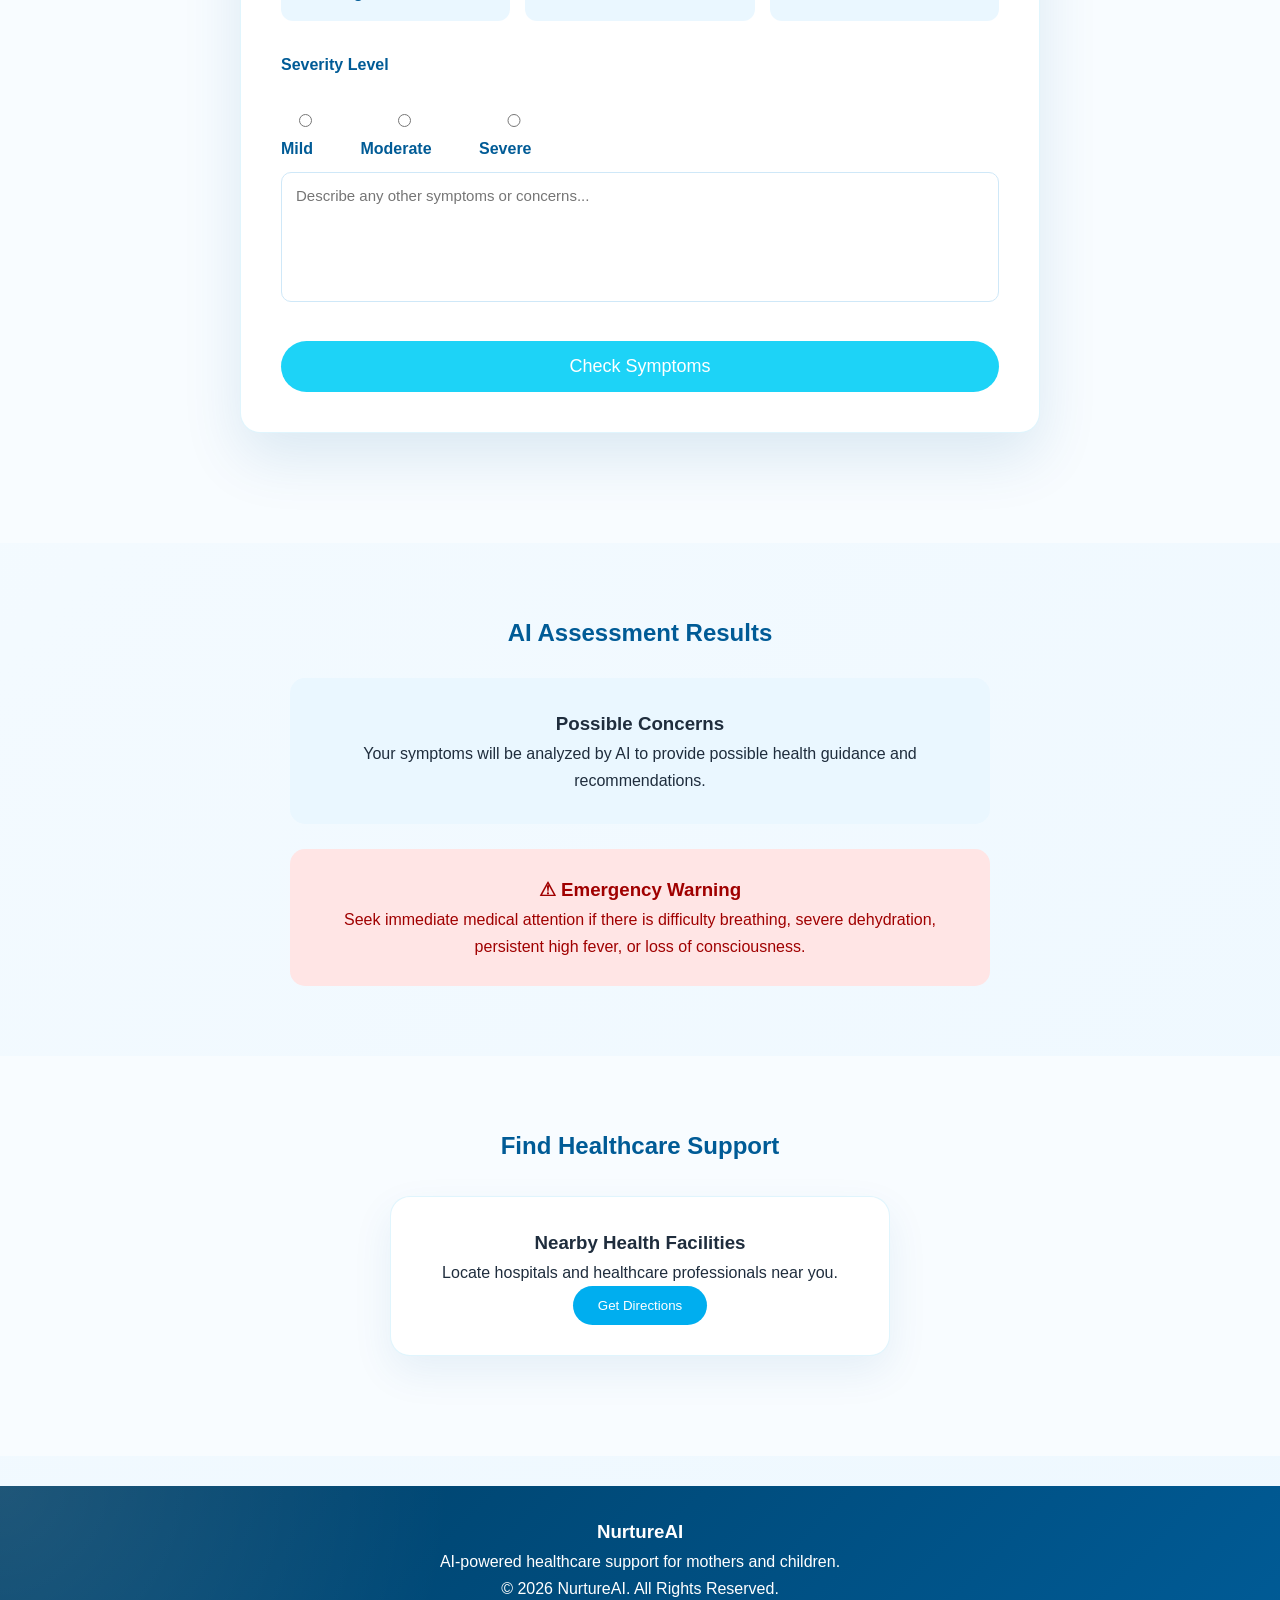
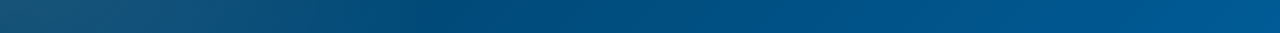
<file: pages/symptom-checker.html>
<!DOCTYPE html>
<html lang="en">
<head>
    <meta charset="UTF-8">
    <meta name="viewport" content="width=device-width, initial-scale=1.0">
    <title>NurtureAI | Symptom Checker</title>
    <link rel="stylesheet" href="../src/style.css">
</head>
<body>

<header>
    <nav class="navbar">
        <h2 class="logo">NurtureAI</h2>

        <ul class="nav-links">
            <li><a href="../index.html">Home</a></li>
            <li><a href="about.html">About</a></li>
            <li><a href="features.html">Features</a></li>
            <li><a href="chatbot.html">Chatbot</a></li>
            <li><a href="symptom-checker.html" class="active">Symptom Checker</a></li>
            <li><a href="resources.html">Resources</a></li>
            <li><a href="contact.html">Contact</a></li>
            <li><a href="login.html">Login</a></li>
            <li><a href="signup.html">Sign Up</a></li>
        </ul>
    </nav>
</header>

<section class="symptom-hero">
    <div class="hero-text">
        <h1>AI-Powered Symptom Checker</h1>
        <p>Understand possible health concerns for mothers, newborns, and children using intelligent AI guidance. Get recommendations and know when to seek medical care.</p>
        <a href="#checker" class="btn">Start Checking Symptoms</a>
    </div>

    <div class="hero-image">
        <img src="../images/OmkZ0EW5QhmMyXyapbUb2g.webp" alt="AI healthcare illustration">
    </div>
</section>

<section class="checker" id="checker">
    <h2>Tell Us About Your Symptoms</h2>
    <p>Select your information below for an AI health assessment.</p>

    <div class="checker-box">
        <label>User Type</label>
        <div class="user-options">
            <button>Mother</button>
            <button>Newborn</button>
            <button>Child</button>
            <button>Healthcare Worker</button>
        </div>

        <label>Age</label>
        <input type="number" placeholder="Enter age">

        <label>Gender</label>
        <select>
            <option>Select Gender</option>
            <option>Male</option>
            <option>Female</option>
        </select>

        <label>Select Symptoms</label>
        <div class="symptoms">
            <label><input type="checkbox"> Fever</label>
            <label><input type="checkbox"> Cough</label>
            <label><input type="checkbox"> Difficulty Breathing</label>
            <label><input type="checkbox"> Vomiting</label>
            <label><input type="checkbox"> Diarrhea</label>
            <label><input type="checkbox"> Skin Rash</label>
        </div>

        <label>Severity Level</label>
        <div class="severity">
            <label><input type="radio" name="level"> Mild</label>
            <label><input type="radio" name="level"> Moderate</label>
            <label><input type="radio" name="level"> Severe</label>
        </div>

        <textarea placeholder="Describe any other symptoms or concerns..."></textarea>
        <button class="check-btn">Check Symptoms</button>
    </div>
</section>

<section class="results">
    <h2>AI Assessment Results</h2>

    <div class="result-card">
        <h3>Possible Concerns</h3>
        <p>Your symptoms will be analyzed by AI to provide possible health guidance and recommendations.</p>
    </div>

    <div class="warning">
        <h3>⚠ Emergency Warning</h3>
        <p>Seek immediate medical attention if there is difficulty breathing, severe dehydration, persistent high fever, or loss of consciousness.</p>
    </div>
</section>

<section class="facilities">
    <h2>Find Healthcare Support</h2>

    <div class="facility-card">
        <h3>Nearby Health Facilities</h3>
        <p>Locate hospitals and healthcare professionals near you.</p>
        <button>Get Directions</button>
    </div>
</section>

<footer>
    <h3>NurtureAI</h3>
    <p>AI-powered healthcare support for mothers and children.</p>
    <p>© 2026 NurtureAI. All Rights Reserved.</p>
</footer>

</body>
</html>
</file>
<file: src/style.css>
*{
    margin:0;
    padding:0;
    box-sizing:border-box;
    font-family:'Segoe UI', Tahoma, Geneva, Verdana, sans-serif;
}

body{
    background:#f8fbff;
    color:#23374d;
    scroll-behavior:smooth;
    line-height:1.7;
}

.navbar{
    display:flex;
    justify-content:space-between;
    align-items:center;
    padding:20px 8%;
    background:rgba(255,255,255,0.95);
    box-shadow:0 2px 18px rgba(0,0,0,.06);
    position:sticky;
    top:0;
    z-index:1000;
    backdrop-filter:blur(8px);
}

.logo{
    font-size:30px;
    font-weight:800;
    color:#00AEEF;
    letter-spacing:-0.03em;
}

.nav-links{
    display:flex;
    list-style:none;
    gap:25px;
}

.nav-links a{
    text-decoration:none;
    color:#333;
    font-weight:600;
    transition:.3s;
}

.nav-links a:hover,
.active{
    color:#00AEEF;
}

.signup-btn{
    background:#00AEEF;
    color:white;
    padding:10px 20px;
    border-radius:30px;
}

.hero{
    display:flex;
    justify-content:space-between;
    align-items:center;
    padding:90px 8% 80px;
    gap:45px;
}

.hero-text{
    width:55%;
    background:rgba(255,255,255,0.9);
    border:1px solid rgba(0,174,239,0.12);
    padding:40px;
    border-radius:28px;
    box-shadow:0 20px 45px rgba(0,91,150,0.08);
}

.hero-text h1{
    font-size:clamp(2.2rem, 4vw, 3.4rem);
    color:#005B96;
    font-weight:800;
    line-height:1.15;
    margin-bottom:18px;
}

.hero-text p{
    font-size:1.08rem;
    color:#5f6f83;
    line-height:1.8;
    margin-bottom:28px;
}

.buttons{
    display:flex;
    gap:20px;
}

.btn{
    background:#00AEEF;
    color:white;
    text-decoration:none;
    padding:15px 30px;
    border-radius:999px;
    font-weight:700;
    box-shadow:0 12px 24px rgba(0,174,239,0.2);
}

.btn-outline{
    border:2px solid #00AEEF;
    color:#00AEEF;
    text-decoration:none;
    padding:15px 30px;
    border-radius:999px;
    font-weight:700;
    background:white;
}

.hero-image img{
    width:500px;
    border-radius:24px;
    box-shadow:0 20px 45px rgba(0,91,150,0.16);
    border:8px solid white;
}

.features{
    padding:70px 8%;
    text-align:center;
}

.features h2{
    color:#005B96;
    margin-bottom:10px;
    font-size:2rem;
}

.section-intro {
    color:#64748b;
    max-width:700px;
    margin:0 auto 32px;
    line-height:1.8;
    font-size:1.02rem;
}

.feature-grid{
    display:grid;
    grid-template-columns:repeat(3,1fr);
    gap:30px;
}

.card{
    background:white;
    padding:35px;
    border-radius:18px;
    box-shadow:0 10px 24px rgba(0,0,0,.06);
    transition:.3s;
    border:1px solid rgba(0,174,239,0.08);
}

.card:hover{
    transform:translateY(-10px);
}

.card i{
    font-size:50px;
    color:#00AEEF;
    margin-bottom:20px;
}

.statistics{
    background:linear-gradient(135deg,#00AEEF 0%,#005B96 100%);
    color:white;
    display:flex;
    justify-content:space-around;
    padding:60px;
    margin:0 6%;
    border-radius:24px;
    box-shadow:0 20px 40px rgba(0,91,150,0.14);
}

.stat h2{
    font-size:40px;
    margin-bottom:6px;
}

.stat p{
    color:rgba(255,255,255,0.9);
}


/* Mission & Vision */

.about-section{
    display:flex;
    gap:30px;
    padding:70px 8%;
    background:#f5fbff;
}

.about-card{
    flex:1;
    background:#fff;
    padding:35px;
    border-radius:15px;
    box-shadow:0 5px 15px rgba(0,0,0,.1);
}

.about-card h2{
    color:#005B96;
    margin-bottom:20px;
}

.about-card p{
    line-height:1.8;
    color:#555;
}

/* Core Values */

.values{
    padding:70px 8%;
    text-align:center;
}

.values h2{
    color:#005B96;
    margin-bottom:40px;
}

.value-container{
    display:grid;
    grid-template-columns:repeat(4,1fr);
    gap:25px;
}

.value-card{
    background:#fff;
    padding:30px;
    border-radius:15px;
    box-shadow:0 5px 15px rgba(0,0,0,.1);
    transition:.3s;
}

.value-card:hover{
    transform:translateY(-10px);
}

.value-card i{
    font-size:45px;
    color:#00AEEF;
    margin-bottom:20px;
}

.value-card h3{
    color:#005B96;
    margin-bottom:15px;
}

.value-card p{
    color:#555;
    line-height:1.6;
}

@media(max-width:768px){

.about-section{
    flex-direction:column;
}

.value-container{
    grid-template-columns:1fr;
}

}

footer{
    background:linear-gradient(135deg,#003f66 0%,#005B96 100%);
    color:white;
    text-align:center;
    padding:40px;
    margin-top:30px;
}

.socials{
    display:flex;
    justify-content:center;
    flex-wrap:wrap;
    gap:12px;
    margin:20px 0;
}

.socials a{
    display:inline-flex;
    align-items:center;
    justify-content:center;
    width:42px;
    height:42px;
    color:white;
    text-decoration:none;
    border:1px solid rgba(255,255,255,0.25);
    border-radius:50%;
    transition:transform 0.2s ease, background-color 0.2s ease;
}

.socials a:hover{
    transform:translateY(-2px);
    background-color:rgba(255,255,255,0.15);
}

.socials i{
    margin:0;
    font-size:20px;
}

.footer-links {
    display:flex;
    justify-content:center;
    gap:18px;
    margin:12px 0 6px;
}

.footer-links a {
    color:white;
    text-decoration:none;
    font-weight:600;
}

@media(max-width:768px){

.hero{
    flex-direction:column;
    text-align:center;
}

.hero-text{
    width:100%;
}

.hero-image img{
    width:100%;
    margin-top:40px;
}

.feature-grid{
    grid-template-columns:1fr;
}

.statistics{
    flex-direction:column;
    gap:30px;
}

.nav-links{
    display:none;
}

}




/* Mobile Navigation */
.menu-toggle {
    display: none;
    flex-direction: column;
    gap: 5px;
    background: transparent;
    border: none;
    cursor: pointer;
}

.menu-toggle span {
    width: 24px;
    height: 2px;
    background: var(--primary-dark);
    display: block;
}

@media (max-width: 900px) {
    .navbar {
        flex-wrap: wrap;
        gap: 12px;
    }

    .menu-toggle {
        display: flex;
    }

    .nav-links {
        display: none;
        width: 100%;
        flex-direction: column;
        padding-top: 10px;
        gap: 10px;
    }

    .nav-links.open {
        display: flex;
    }
}

/* About Page */

.page-hero{
    background:#00AEEF;
    color:#fff;
    text-align:center;
    padding:80px 10%;
}

.page-hero h1{
    font-size:48px;
    margin-bottom:20px;
}

.page-hero p{
    font-size:20px;
    max-width:700px;
    margin:auto;
}

.about-content{
    display:flex;
    align-items:center;
    gap:50px;
    padding:80px 8%;
}

.about-image img{
    width:450px;
    border-radius:20px;
    box-shadow:0 5px 15px rgba(0,0,0,.15);
}

.about-text{
    flex:1;
}

.about-text h2{
    color:#005B96;
    margin:20px 0 10px;
}

.about-text p{
    line-height:1.8;
    color:#555;
}

.core-values{
    background:#f5fbff;
    padding:80px 8%;
    text-align:center;
}

.core-values h2{
    color:#005B96;
    margin-bottom:40px;
}

.value-grid{
    display:grid;
    grid-template-columns:repeat(4,1fr);
    gap:25px;
}

.value-box{
    background:#fff;
    padding:30px;
    border-radius:15px;
    box-shadow:0 5px 15px rgba(0,0,0,.1);
}

.value-box i{
    font-size:45px;
    color:#00AEEF;
    margin-bottom:20px;
}

.why-us{
    padding:80px 8%;
    text-align:center;
}

.why-us h2{
    color:#005B96;
    margin-bottom:40px;
}

.why-grid{
    display:grid;
    grid-template-columns:repeat(3,1fr);
    gap:25px;
}

.why-card{
    background:#fff;
    padding:30px;
    border-radius:15px;
    box-shadow:0 5px 15px rgba(0,0,0,.1);
}

@media(max-width:768px){

.about-content{
    flex-direction:column;
}

.about-image img{
    width:100%;
}

.value-grid,
.why-grid{
    grid-template-columns:1fr;
}

.page-hero h1{
    font-size:36px;
}

}

/* Meet Our Team */

.team{
    padding:80px 8%;
    background:#f8fbff;
    text-align:center;
}

.team h2{
    color:#005B96;
    font-size:40px;
    margin-bottom:15px;
}

.team-intro{
    max-width:750px;
    margin:0 auto 50px;
    color:#555;
    line-height:1.8;
}

.team-grid{
    display:grid;
    grid-template-columns:repeat(4,1fr);
    gap:30px;
}

.team-card{
    background:#fff;
    border-radius:18px;
    padding:25px;
    box-shadow:0 6px 18px rgba(0,0,0,.1);
    transition:.3s ease;
}

.team-card:hover{
    transform:translateY(-8px);
}

.team-card img{
    width:120px;
    height:120px;
    border-radius:50%;
    object-fit:cover;
    margin-bottom:20px;
    border:4px solid #00AEEF;
}

.team-card h3{
    color:#005B96;
    margin-bottom:10px;
}

.team-card p{
    color:#666;
    line-height:1.6;
    font-size:15px;
}

@media(max-width:768px){

.team-grid{
    grid-template-columns:1fr;
}

}



/* Features Page */

.feature-page{
    padding:80px 8%;
    display:grid;
    grid-template-columns:repeat(3,1fr);
    gap:30px;
}

.feature-card{
    background:#fff;
    padding:35px;
    border-radius:15px;
    text-align:center;
    box-shadow:0 5px 15px rgba(0,0,0,.1);
    transition:.3s;
}

.feature-card:hover{
    transform:translateY(-10px);
}

.feature-card i{
    font-size:50px;
    color:#00AEEF;
    margin-bottom:20px;
}

.feature-card h3{
    color:#005B96;
    margin-bottom:15px;
}

.feature-card p{
    color:#555;
    line-height:1.7;
}

.feature-benefits{
    background:#f5fbff;
    padding:80px 8%;
    text-align:center;
}

.feature-benefits h2{
    color:#005B96;
    margin-bottom:40px;
}

.benefit-grid{
    display:grid;
    grid-template-columns:repeat(3,1fr);
    gap:25px;
}

.benefit-box{
    background:#fff;
    padding:30px;
    border-radius:15px;
    box-shadow:0 5px 15px rgba(0,0,0,.1);
}

.benefit-box h3{
    color:#005B96;
    margin-bottom:15px;
}

.benefit-box p{
    color:#555;
    line-height:1.7;
}

@media(max-width:768px){

.feature-page,
.benefit-grid{
    grid-template-columns:1fr;
}

}


/* ===========================
   CHATBOT PAGE
=========================== */

.chatbot-section{
    padding:70px 8%;
    display:flex;
    justify-content:center;
    background:#f8fbff;
}

.chat-container{
    width:700px;
    background:#fff;
    border-radius:20px;
    overflow:hidden;
    box-shadow:0 8px 25px rgba(0,0,0,0.1);
}

.chat-header{
    background:#00AEEF;
    color:#fff;
    padding:20px;
    display:flex;
    align-items:center;
    gap:15px;
}

.chat-header i{
    font-size:32px;
}

.chat-header h2{
    font-size:24px;
}

.chat-box{
    padding:30px;
    height:450px;
    overflow-y:auto;
    background:#f5fbff;
}

.bot-message{
    background:#e3f6ff;
    padding:15px 20px;
    border-radius:15px;
    width:75%;
    margin-bottom:20px;
    line-height:1.7;
}

.user-message{
    background:#00AEEF;
    color:#fff;
    padding:15px 20px;
    border-radius:15px;
    width:75%;
    margin-left:auto;
    margin-bottom:20px;
    line-height:1.7;
}

.chat-input{
    display:flex;
    padding:20px;
    background:#fff;
    border-top:1px solid #ddd;
}

.chat-input input{
    flex:1;
    padding:15px;
    border:1px solid #ccc;
    border-radius:30px;
    outline:none;
    font-size:16px;
}

.chat-input button{
    width:55px;
    height:55px;
    margin-left:15px;
    border:none;
    background:#00AEEF;
    color:#fff;
    border-radius:50%;
    cursor:pointer;
    transition:.3s;
}

.chat-input button:hover{
    background:#005B96;
}

.quick-questions{
    padding:80px 8%;
    text-align:center;
}

.quick-questions h2{
    color:#005B96;
    margin-bottom:35px;
}

.question-grid{
    display:grid;
    grid-template-columns:repeat(3,1fr);
    gap:20px;
}

.question-grid button{
    padding:18px;
    border:none;
    background:#fff;
    border-radius:12px;
    box-shadow:0 5px 15px rgba(0,0,0,.1);
    cursor:pointer;
    font-size:16px;
    transition:.3s;
}

.question-grid button:hover{
    background:#00AEEF;
    color:#fff;
}

.chat-services{
    padding:80px 8%;
    background:#f5fbff;
    text-align:center;
}

.chat-services h2{
    color:#005B96;
    margin-bottom:40px;
}

.service-grid{
    display:grid;
    grid-template-columns:repeat(3,1fr);
    gap:30px;
}

.service-card{
    background:#fff;
    padding:35px;
    border-radius:15px;
    box-shadow:0 5px 15px rgba(0,0,0,.1);
    transition:.3s;
}

.service-card:hover{
    transform:translateY(-10px);
}

.service-card i{
    font-size:50px;
    color:#00AEEF;
    margin-bottom:20px;
}

.service-card h3{
    color:#005B96;
    margin-bottom:15px;
}

.service-card p{
    color:#555;
    line-height:1.7;
}

.disclaimer{
    padding:70px 8%;
    text-align:center;
    background:#fff8e6;
}

.disclaimer h2{
    color:#d97706;
    margin-bottom:20px;
}

.disclaimer p{
    max-width:800px;
    margin:auto;
    line-height:1.8;
    color:#555;
}

@media(max-width:768px){

.chat-container{
    width:100%;
}

.chat-box{
    height:350px;
}

.question-grid,
.service-grid{
    grid-template-columns:1fr;
}

.bot-message,
.user-message{
    width:100%;
}

.chat-input{
    flex-direction:column;
}

.chat-input button{
    margin:15px 0 0;
    width:100%;
    border-radius:30px;
}

}

/* =========================
   SYMPTOM CHECKER PAGE
========================= */

.symptom-hero {
    display: flex;
    align-items: center;
    justify-content: space-between;
    padding: 80px 8%;
    background: linear-gradient(to right, #ffffff, #eaf7ff);
    gap: 40px;
}


.symptom-hero .hero-text {
    width: 50%;
}


.symptom-hero h1 {
    font-size: 45px;
    color: #005B96;
    margin-bottom: 20px;
}


.symptom-hero p {
    font-size: 18px;
    line-height: 1.7;
    color: #555;
    margin-bottom: 30px;
}


.btn {
    background: #F7941D;
    color: white;
    padding: 14px 30px;
    border-radius: 30px;
    text-decoration: none;
    font-weight: bold;
}


.btn:hover {
    background: #005B96;
}


.hero-image img {
    width: 420px;
}



/* Checker Section */

.checker {
    padding: 70px 8%;
    background: #f8fcff;
    text-align: center;
}


.checker h2 {
    color: #005B96;
    font-size: 35px;
}


.checker p {
    color: #666;
}



.checker-box {
    background: white;
    max-width: 800px;
    margin: 40px auto;
    padding: 40px;
    border-radius: 20px;
    box-shadow: 0 5px 20px rgba(0,0,0,0.1);
    text-align: left;
}


.checker-box label {
    display: block;
    font-weight: 600;
    margin: 20px 0 10px;
    color: #005B96;
}



.user-options {
    display: flex;
    gap: 15px;
    flex-wrap: wrap;
}


.user-options button {
    padding: 12px 20px;
    border: 1px solid #00AEEF;
    background: white;
    color: #005B96;
    border-radius: 25px;
    cursor: pointer;
}


.user-options button:hover {
    background: #00AEEF;
    color: white;
}



input,
select,
textarea {

    width: 100%;
    padding: 14px;
    border-radius: 10px;
    border: 1px solid #ccc;
    outline: none;
    font-size: 15px;

}


textarea {

    height: 130px;
    resize: none;

}



.symptoms {

    display: grid;
    grid-template-columns: repeat(3,1fr);
    gap: 15px;

}


.symptoms label {

    background: #eaf7ff;
    padding: 15px;
    border-radius: 12px;
    cursor: pointer;

}



.severity {

    display: flex;
    gap: 30px;

}



.check-btn {

    margin-top: 30px;
    width: 100%;
    padding: 15px;
    background: #1dd3f7;
    border: none;
    color: white;
    font-size: 18px;
    border-radius: 30px;
    cursor: pointer;

}


.check-btn:hover {

    background: #005B96;

}



/* Results Section */

.results {

    padding: 70px 8%;
    text-align: center;

}


.results h2 {

    color: #005B96;

}



.result-card {

    background: #eaf7ff;
    padding: 30px;
    border-radius: 15px;
    margin: 25px auto;
    max-width: 700px;

}



.warning {

    background: #ffe5e5;
    color: #a00000;
    padding: 25px;
    border-radius: 15px;
    max-width: 700px;
    margin: auto;

}



/* Healthcare Facilities */

.facilities {

    padding: 70px 8%;
    background: #f8fcff;
    text-align: center;

}


.facility-card {

    background: white;
    max-width: 500px;
    margin: 30px auto;
    padding: 30px;
    border-radius: 20px;
    box-shadow: 0 5px 15px rgba(0,0,0,0.1);

}



.facility-card button {

    background: #00AEEF;
    color: white;
    border: none;
    padding: 12px 25px;
    border-radius: 25px;

}



/* Footer */

footer {

    background: #005B96;
    color: white;
    text-align: center;
    padding: 30px;

}



/* Responsive Design */

@media(max-width: 900px){

.symptom-hero{

    flex-direction: column;
    text-align: center;

}


.symptom-hero .hero-text{

    width:100%;

}


.hero-image img{

    width:300px;

}


.symptoms{

    grid-template-columns: 1fr;

}


.user-options{

    justify-content:center;

}

}

:root {
    --primary: #00AEEF;
    --primary-dark: #005B96;
    --accent: #F7941D;
    --text: #1f2d3d;
    --muted: #64748b;
    --surface: #ffffff;
    --surface-soft: #f5fbff;
}

body {
    background: linear-gradient(135deg, #f8fcff 0%, #eef8ff 100%);
    color: var(--text);
    line-height: 1.7;
}

.navbar {
    position: sticky;
    top: 0;
    z-index: 1000;
    backdrop-filter: blur(12px);
    background: rgba(255, 255, 255, 0.9);
    border-bottom: 1px solid rgba(0, 174, 239, 0.12);
}

.logo {
    letter-spacing: -0.03em;
}

.nav-links a {
    padding: 8px 12px;
    border-radius: 999px;
}

.nav-links a:hover,
.nav-links .active {
    background: rgba(0, 174, 239, 0.1);
    color: var(--primary-dark);
}

.signup-btn {
    box-shadow: 0 8px 20px rgba(0, 174, 239, 0.2);
}

.hero {
    gap: 50px;
    padding: 90px 8% 80px;
    align-items: center;
}

.hero-text {
    background: rgba(255, 255, 255, 0.82);
    border: 1px solid rgba(0, 174, 239, 0.15);
    padding: 40px;
    border-radius: 28px;
    box-shadow: 0 18px 45px rgba(0, 91, 150, 0.08);
}

.hero-text h1 {
    font-size: clamp(2.2rem, 4vw, 3.6rem);
    line-height: 1.15;
    color: var(--primary-dark);
    margin-bottom: 18px;
}

.hero-text p {
    font-size: 1.05rem;
    color: var(--muted);
}

.buttons {
    flex-wrap: wrap;
}

.btn,
.btn-outline {
    display: inline-flex;
    align-items: center;
    justify-content: center;
    font-weight: 700;
    transition: transform 0.25s ease, box-shadow 0.25s ease, background 0.25s ease;
}

.btn:hover,
.btn-outline:hover {
    transform: translateY(-2px);
}

.btn {
    box-shadow: 0 12px 24px rgba(0, 174, 239, 0.2);
}

.btn-outline {
    background: white;
    box-shadow: inset 0 0 0 1px rgba(0, 174, 239, 0.2);
}

.hero-image img {
    width: 520px;
    border: 8px solid rgba(255,255,255,0.9);
    box-shadow: 0 24px 60px rgba(0, 91, 150, 0.16);
}

.features,
.values,
.core-values,
.team,
.resource-section,
.auth-section,
.contact-section,
.feature-benefits,
.chat-services,
.quick-questions {
    position: relative;
}

.card,
.value-card,
.feature-card,
.benefit-box,
.service-card,
.resource-card,
.auth-card,
.auth-benefits,
.contact-form,
.contact-info,
.team-card,
.about-card,
.why-card,
.checker-box,
.facility-card {
    border: 1px solid rgba(0, 174, 239, 0.12);
    box-shadow: 0 16px 40px rgba(0, 91, 150, 0.08);
}

.card:hover,
.value-card:hover,
.feature-card:hover,
.service-card:hover,
.team-card:hover {
    transform: translateY(-8px);
    box-shadow: 0 20px 45px rgba(0, 91, 150, 0.12);
}

.statistics {
    margin: 0 8%;
    border-radius: 28px;
    transform: translateY(-10px);
    box-shadow: 0 20px 45px rgba(0, 91, 150, 0.12);
}

.about-section,
.core-values,
.feature-benefits,
.chat-services,
.resource-section,
.auth-section,
.contact-section {
    background: linear-gradient(180deg, rgba(255,255,255,0.8), rgba(245,251,255,0.95));
}

.page-hero {
    background: linear-gradient(135deg, var(--primary) 0%, var(--primary-dark) 100%);
    position: relative;
    overflow: hidden;
}

.page-hero::after {
    content: "";
    position: absolute;
    inset: 0;
    background: radial-gradient(circle at top right, rgba(255,255,255,0.18), transparent 35%);
    pointer-events: none;
}

.page-hero h1,
.page-hero p {
    position: relative;
    z-index: 1;
}

.about-content {
    padding: 90px 8%;
}

.about-image img {
    border: 8px solid white;
    box-shadow: 0 24px 55px rgba(0, 91, 150, 0.14);
}

.about-text h2,
.value-card h3,
.feature-card h3,
.benefit-box h3,
.service-card h3,
.resource-card h3,
.auth-card h2,
.contact-info h2,
.contact-form h2,
.team-card h3,
.why-card h3,
.checker h2,
.results h2,
.facilities h2 {
    color: var(--primary-dark);
}

.team-card img {
    border-color: var(--accent);
    box-shadow: 0 10px 25px rgba(247, 148, 29, 0.2);
}

.chat-container,
.checker-box,
.contact-form,
.auth-card,
.auth-benefits,
.resource-card,
.cta-box {
    box-shadow: 0 24px 60px rgba(0, 91, 150, 0.12);
}

.chat-input input,
.auth-form input,
.contact-form input,
.contact-form textarea,
select,
textarea {
    border: 1px solid #cfe8f8;
    transition: border-color 0.25s ease, box-shadow 0.25s ease;
}

.chat-input input:focus,
.auth-form input:focus,
.contact-form input:focus,
.contact-form textarea:focus,
select:focus,
textarea:focus {
    border-color: var(--primary);
    box-shadow: 0 0 0 4px rgba(0, 174, 239, 0.12);
}

.user-options button,
.question-grid button {
    transition: all 0.25s ease;
}

.user-options button:hover,
.question-grid button:hover {
    transform: translateY(-2px);
    box-shadow: 0 10px 20px rgba(0, 174, 239, 0.16);
}

footer {
    background: linear-gradient(135deg, #003f66 0%, #005B96 100%);
    position: relative;
}

footer::before {
    content: "";
    position: absolute;
    inset: 0;
    background: radial-gradient(circle at top left, rgba(255,255,255,0.12), transparent 35%);
    pointer-events: none;
}

footer h3,
footer p {
    position: relative;
    z-index: 1;
}

@media (max-width: 900px) {
    .hero {
        padding-top: 70px;
    }

    .hero-text {
        padding: 28px;
    }

    .hero-image img {
        width: 100%;
        max-width: 420px;
    }

    .statistics {
        margin: 0 5%;
    }

    .resource-grid,
    .auth-section,
    .contact-grid,
    .feature-page,
    .benefit-grid,
    .team-grid,
    .value-grid,
    .why-grid {
        grid-template-columns: 1fr;
    }
}

/* =========================
   RESOURCES / AUTH / CONTACT PAGES
========================= */

.resource-section,
.auth-section,
.contact-section {
    padding: 80px 8%;
    background: #f8fcff;
}

.resource-grid {
    display: grid;
    grid-template-columns: repeat(3, 1fr);
    gap: 30px;
}

.resource-card,
.auth-card,
.contact-form,
.contact-info {
    background: #fff;
    border-radius: 20px;
    padding: 35px;
    box-shadow: 0 6px 18px rgba(0, 0, 0, 0.08);
}

.resource-card i,
.contact-card i {
    font-size: 40px;
    color: #00AEEF;
    margin-bottom: 15px;
}

.resource-card h3,
.contact-card h3,
.auth-card h2,
.contact-form h2,
.contact-info h2 {
    color: #005B96;
    margin-bottom: 12px;
}

.resource-list {
    padding-left: 20px;
    color: #555;
    line-height: 1.8;
}

.resource-cta {
    padding: 60px 8% 90px;
    text-align: center;
}

.cta-box {
    background: linear-gradient(135deg, #00AEEF, #005B96);
    color: white;
    padding: 40px;
    border-radius: 20px;
    max-width: 800px;
    margin: auto;
}

.cta-box p {
    margin: 15px 0 25px;
    line-height: 1.8;
}

.auth-section {
    display: grid;
    grid-template-columns: 1.2fr 0.8fr;
    gap: 30px;
    align-items: start;
}

.auth-form {
    display: flex;
    flex-direction: column;
    gap: 15px;
    margin-top: 20px;
}

.auth-form input,
.contact-form input,
.contact-form textarea {
    width: 100%;
    padding: 14px 15px;
    border: 1px solid #cfe9f8;
    border-radius: 12px;
    outline: none;
}

.auth-form button,
.contact-form button {
    border: none;
    margin-top: 5px;
}

.auth-benefits {
    background: #fff;
    border-radius: 20px;
    padding: 35px;
    box-shadow: 0 6px 18px rgba(0, 0, 0, 0.08);
}

.auth-benefits h3 {
    color: #005B96;
    margin-bottom: 15px;
}

.auth-benefits ul {
    padding-left: 20px;
    line-height: 2;
    color: #555;
}

.auth-links {
    margin-top: 20px;
    color: #555;
}

.auth-links a {
    color: #00AEEF;
    text-decoration: none;
    font-weight: 600;
}

.contact-grid {
    display: grid;
    grid-template-columns: 1fr 1fr;
    gap: 30px;
}

.contact-card {
    background: #f8fcff;
    border-radius: 15px;
    padding: 20px;
    margin-top: 15px;
}

.contact-form {
    display: flex;
    flex-direction: column;
    gap: 15px;
}

.contact-form textarea {
    height: 130px;
    resize: none;
}

@media(max-width: 900px){
    .resource-grid,
    .auth-section,
    .contact-grid {
        grid-template-columns: 1fr;
    }
}
</file>
